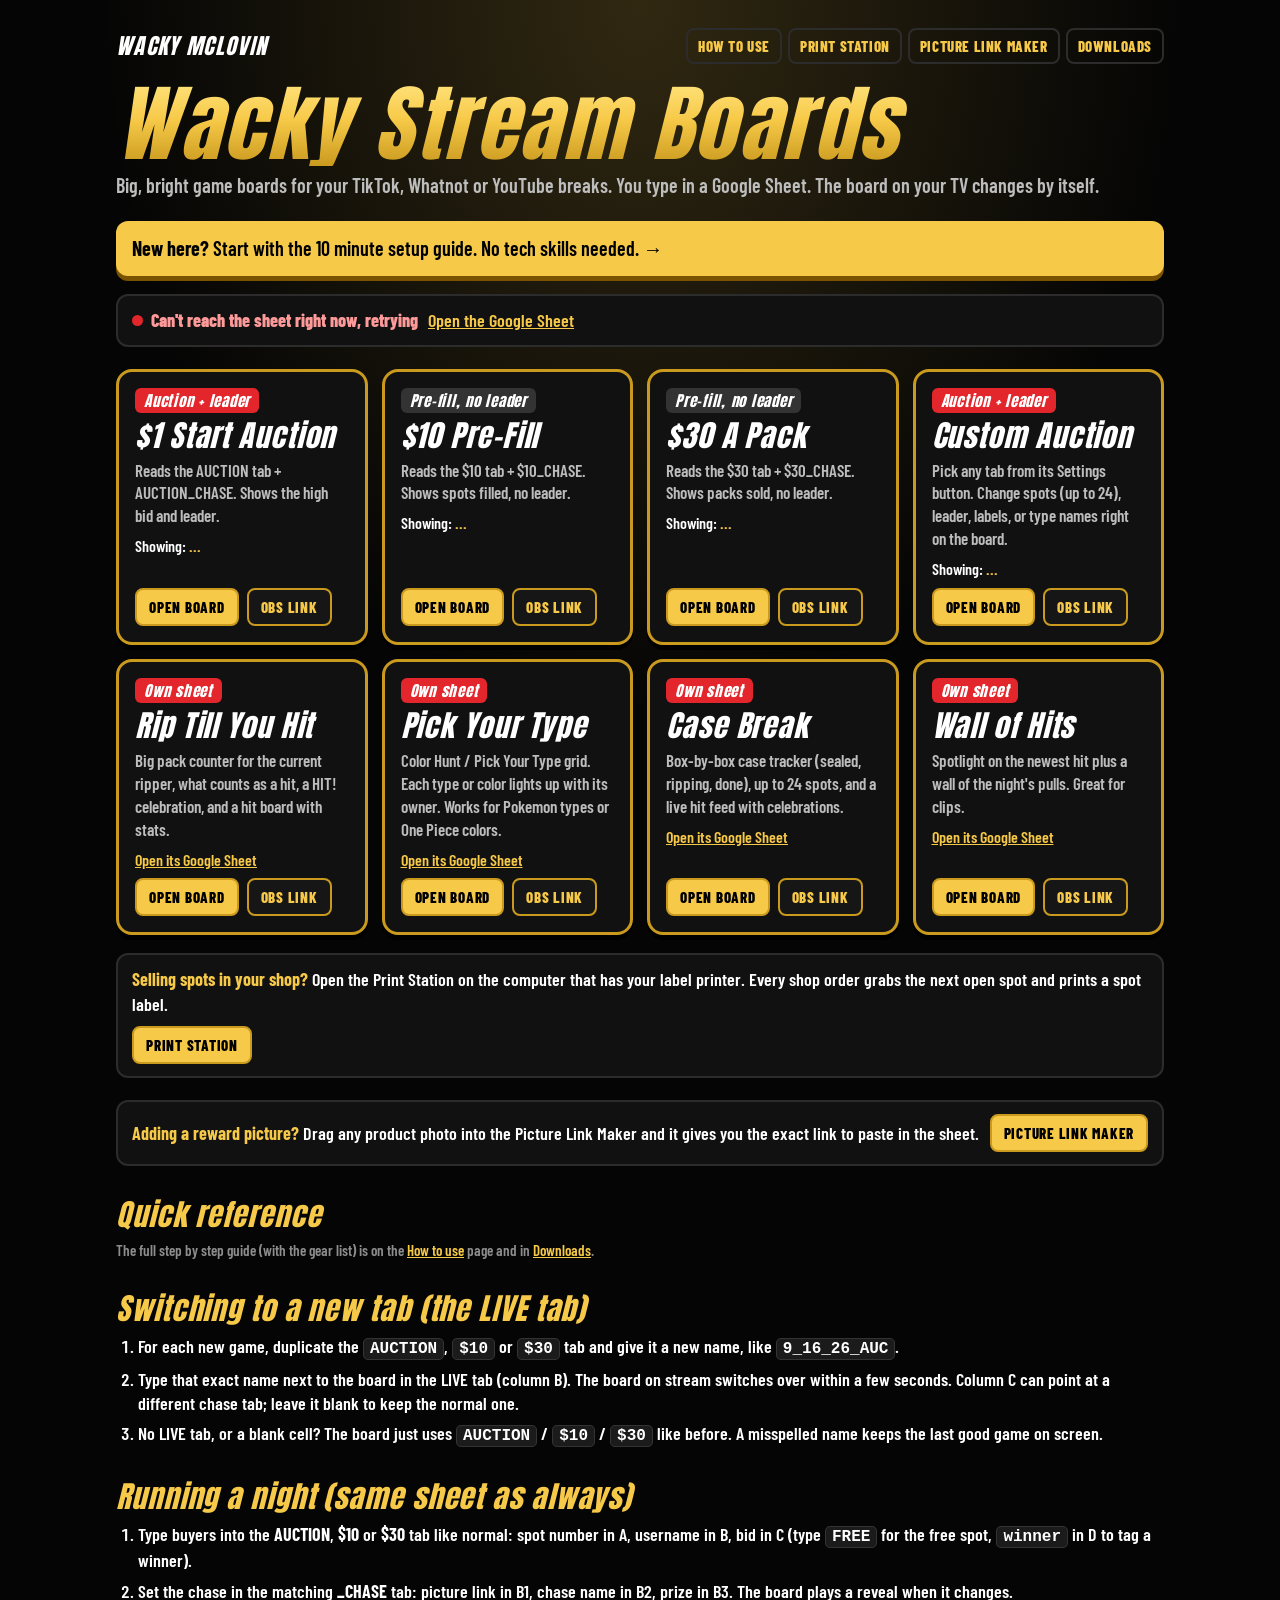
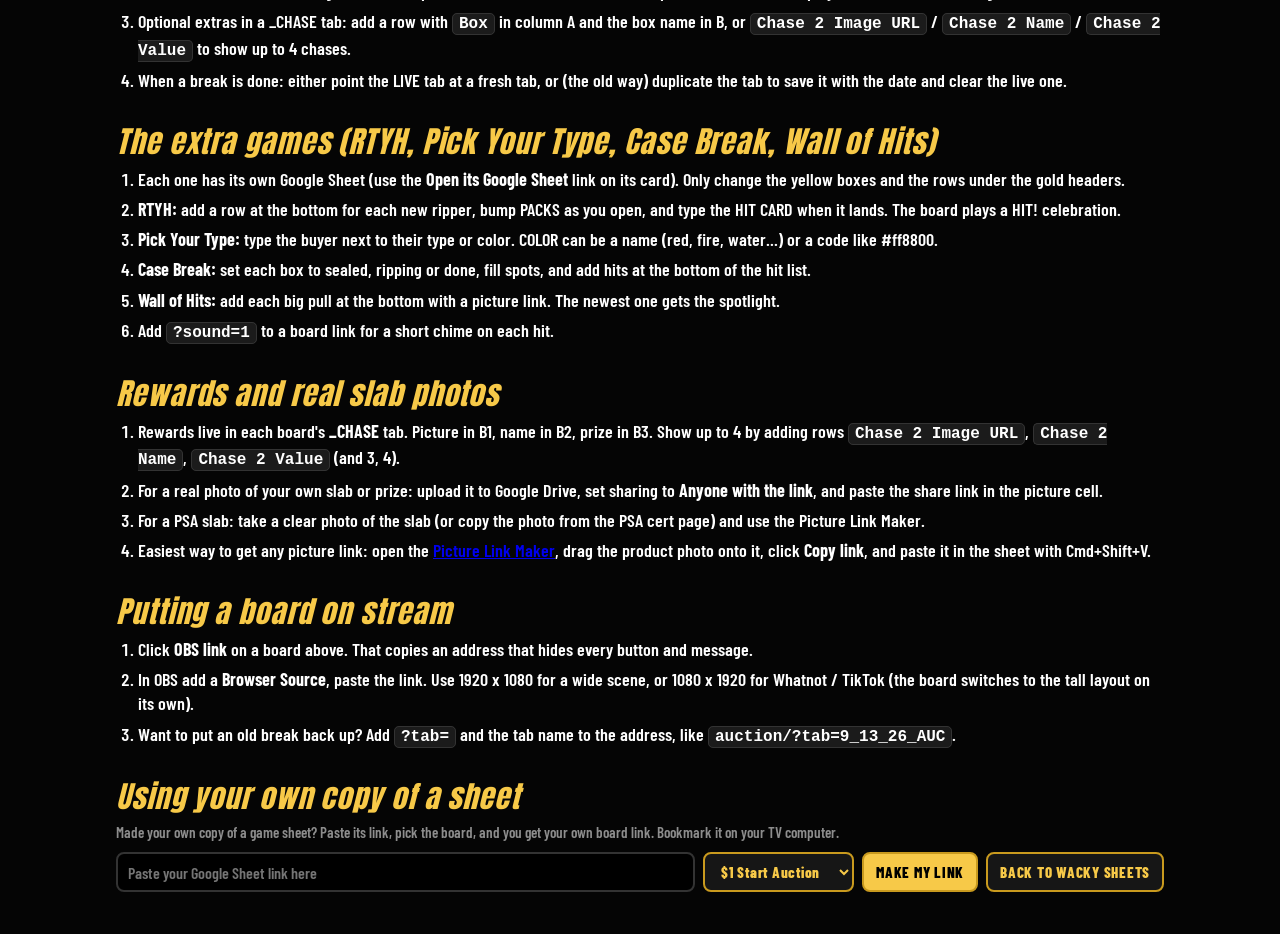
<file: index.html>
<!DOCTYPE html>
<html lang="en">
<head>
<meta charset="utf-8">
<meta name="viewport" content="width=device-width, initial-scale=1">
<title>Wacky McLovin Stream Boards</title>
<link rel="icon" href="images/favicon.svg">
<link rel="preconnect" href="https://fonts.googleapis.com">
<link rel="preconnect" href="https://fonts.gstatic.com" crossorigin>
<link href="https://fonts.googleapis.com/css2?family=Anton&family=Barlow+Condensed:wght@500;600;700;800&display=swap" rel="stylesheet">
<style>
  :root { --bg:#050505; --panel:#111; --line:#2c2c2c; --gold:#f7c948; --gold-2:#ffe27a; --gold-3:#c99a1e; --green:#3ddc84; --red:#e2262b; --orange:#ff8a1f; --muted:#bdbdbd;
          --head:"Anton",Impact,sans-serif; --body:"Barlow Condensed","Arial Narrow",Arial,sans-serif; }
  * { box-sizing: border-box; }
  body { margin:0; color:#fff; font:600 18px/1.35 var(--body); background: radial-gradient(ellipse 60% 40% at 50% 0%, rgba(247,201,72,.18), transparent 70%), var(--bg); min-height:100vh; }
  .wrap { max-width: 1080px; margin: 0 auto; padding: 28px 16px 60px; }
  h1 { font: italic 400 clamp(44px, 8vw, 84px)/1 var(--head); margin: 0; letter-spacing:.03em;
       background: linear-gradient(180deg,var(--gold-2),var(--gold) 45%,var(--gold-3)); -webkit-background-clip:text; background-clip:text; color:transparent; }
  .lead { color: var(--muted); margin: 6px 0 22px; font-size: 20px; }
  .conn { display:flex; gap:10px; align-items:center; flex-wrap:wrap; background:var(--panel); border:2px solid var(--line); border-radius:12px; padding:12px 14px; margin-bottom:22px; }
  .dot { display:inline-flex; align-items:center; gap:8px; font-weight:800; }
  .dot::before { content:""; width:11px; height:11px; border-radius:50%; background:#777; }
  .dot.ok { color: var(--green); } .dot.ok::before { background: var(--green); box-shadow:0 0 8px var(--green); }
  .dot.err { color: #ff9a9a; } .dot.err::before { background: var(--red); }
  .conn a { color: var(--gold); }
  .cards { display:grid; grid-template-columns: repeat(auto-fit, minmax(240px, 1fr)); gap: 14px; }
  .card { background: var(--panel); border: 3px solid var(--gold-3); border-radius: 16px; padding: 16px; display:flex; flex-direction:column; gap:8px; box-shadow: 0 5px 0 #000; }
  .card h2 { font: italic 400 30px/1 var(--head); margin:0; letter-spacing:.03em; }
  .card .what { color: var(--muted); font-size: 17px; }
  .card .live { font-size: 16px; } .card .live b { color: var(--gold); }
  .tag { align-self:flex-start; font: italic 400 15px/1 var(--head); letter-spacing:.05em; padding:5px 9px; border-radius:6px; background: var(--red); }
  .tag.noleader { background:#333; }
  .btns { display:flex; gap:8px; flex-wrap:wrap; margin-top:auto; }
  .btn { font: 800 15px var(--body); text-transform:uppercase; letter-spacing:.05em; text-decoration:none; background:#161616; color:var(--gold); border:2px solid var(--gold-3); border-radius:8px; padding:8px 12px; cursor:pointer; }
  .btn:hover, .btn.primary { background: var(--gold); color:#000; }
  h3 { font: italic 400 30px/1 var(--head); color: var(--gold); margin: 34px 0 10px; letter-spacing:.03em; }
  ol { padding-left: 22px; margin: 0; } li { margin: 6px 0; }
  code { background:#1b1b1b; border:1px solid #333; border-radius:5px; padding:1px 6px; font-size: 16px; }
  .other { display:flex; gap:8px; flex-wrap:wrap; margin-top:10px; }
  .other input { flex:1 1 320px; background:#000; color:#fff; border:2px solid #333; border-radius:8px; padding:8px 10px; font: 600 16px var(--body); }
  .small { color:#8d8d8d; font-size:15px; }
  .top { display:flex; justify-content:space-between; align-items:center; flex-wrap:wrap; gap:10px; margin-bottom:18px; }
  .brand { font: italic 400 22px/1 var(--head); color:#fff; text-decoration:none; letter-spacing:.06em; }
  .top nav { display:flex; gap:6px; flex-wrap:wrap; }
  .top nav a { color:var(--gold); text-decoration:none; font-weight:800; text-transform:uppercase; letter-spacing:.04em; font-size:15px; padding:6px 10px; border:2px solid #2c2c2c; border-radius:8px; }
  .top nav a:hover { border-color: var(--gold); }
  .newhere { display:block; background: var(--gold); color:#000; text-decoration:none; border-radius:12px; padding:14px 16px; margin: 0 0 18px; font-size:20px; box-shadow:0 5px 0 #7a5200; }
</style>
</head>
<body>
<div class="wrap">
  <div class="top"><a class="brand" href="https://wackymclovin.com">WACKY MCLOVIN</a>
    <nav><a href="how-to/">How to use</a><a href="print/">Print Station</a><a href="picture/">Picture Link Maker</a><a href="downloads/">Downloads</a></nav></div>
  <h1>Wacky Stream Boards</h1>
  <div class="lead">Big, bright game boards for your TikTok, Whatnot or YouTube breaks. You type in a Google Sheet. The board on your TV changes by itself.</div>
  <a class="newhere" href="how-to/"><b>New here?</b> Start with the 10 minute setup guide. No tech skills needed. &rarr;</a>

  <div class="conn">
    <span class="dot" id="dot">Checking the sheet...</span>
    <span id="sheetlink"></span>
  </div>

  <div class="cards" id="cards"></div>

  <div class="conn" style="margin-top:18px;justify-content:space-between">
    <span><b style="color:var(--gold)">Selling spots in your shop?</b> Open the Print Station on the computer that has your label printer. Every shop order grabs the next open spot and prints a spot label.</span>
    <a class="btn primary" href="print/">Print Station</a>
  </div>
  <div class="conn" style="justify-content:space-between">
    <span><b style="color:var(--gold)">Adding a reward picture?</b> Drag any product photo into the Picture Link Maker and it gives you the exact link to paste in the sheet.</span>
    <a class="btn primary" href="picture/">Picture Link Maker</a>
  </div>

  <h3>Quick reference</h3>
  <div class="small">The full step by step guide (with the gear list) is on the <a href="how-to/" style="color:var(--gold)">How to use</a> page and in <a href="downloads/" style="color:var(--gold)">Downloads</a>.</div>

  <h3>Switching to a new tab (the LIVE tab)</h3>
  <ol>
    <li>For each new game, duplicate the <code>AUCTION</code>, <code>$10</code> or <code>$30</code> tab and give it a new name, like <code>9_16_26_AUC</code>.</li>
    <li>Type that exact name next to the board in the LIVE tab (column B). The board on stream switches over within a few seconds. Column C can point at a different chase tab; leave it blank to keep the normal one.</li>
    <li>No LIVE tab, or a blank cell? The board just uses <code>AUCTION</code> / <code>$10</code> / <code>$30</code> like before. A misspelled name keeps the last good game on screen.</li>
  </ol>

  <h3>Running a night (same sheet as always)</h3>
  <ol>
    <li>Type buyers into the <b>AUCTION</b>, <b>$10</b> or <b>$30</b> tab like normal: spot number in A, username in B, bid in C (type <code>FREE</code> for the free spot, <code>winner</code> in D to tag a winner).</li>
    <li>Set the chase in the matching <b>_CHASE</b> tab: picture link in B1, chase name in B2, prize in B3. The board plays a reveal when it changes.</li>
    <li>Optional extras in a _CHASE tab: add a row with <code>Box</code> in column A and the box name in B, or <code>Chase 2 Image URL</code> / <code>Chase 2 Name</code> / <code>Chase 2 Value</code> to show up to 4 chases.</li>
    <li>When a break is done: either point the LIVE tab at a fresh tab, or (the old way) duplicate the tab to save it with the date and clear the live one.</li>
  </ol>

  <h3>The extra games (RTYH, Pick Your Type, Case Break, Wall of Hits)</h3>
  <ol>
    <li>Each one has its own Google Sheet (use the <b>Open its Google Sheet</b> link on its card). Only change the yellow boxes and the rows under the gold headers.</li>
    <li><b>RTYH:</b> add a row at the bottom for each new ripper, bump PACKS as you open, and type the HIT CARD when it lands. The board plays a HIT! celebration.</li>
    <li><b>Pick Your Type:</b> type the buyer next to their type or color. COLOR can be a name (red, fire, water...) or a code like #ff8800.</li>
    <li><b>Case Break:</b> set each box to sealed, ripping or done, fill spots, and add hits at the bottom of the hit list.</li>
    <li><b>Wall of Hits:</b> add each big pull at the bottom with a picture link. The newest one gets the spotlight.</li>
    <li>Add <code>?sound=1</code> to a board link for a short chime on each hit.</li>
  </ol>

  <h3>Rewards and real slab photos</h3>
  <ol>
    <li>Rewards live in each board's <b>_CHASE</b> tab. Picture in B1, name in B2, prize in B3. Show up to 4 by adding rows <code>Chase 2 Image URL</code>, <code>Chase 2 Name</code>, <code>Chase 2 Value</code> (and 3, 4).</li>
    <li>For a real photo of your own slab or prize: upload it to Google Drive, set sharing to <b>Anyone with the link</b>, and paste the share link in the picture cell.</li>
    <li>For a PSA slab: take a clear photo of the slab (or copy the photo from the PSA cert page) and use the Picture Link Maker.</li>
    <li>Easiest way to get any picture link: open the <a href="picture/">Picture Link Maker</a>, drag the product photo onto it, click <b>Copy link</b>, and paste it in the sheet with Cmd+Shift+V.</li>
  </ol>

  <h3>Putting a board on stream</h3>
  <ol>
    <li>Click <b>OBS link</b> on a board above. That copies an address that hides every button and message.</li>
    <li>In OBS add a <b>Browser Source</b>, paste the link. Use 1920 x 1080 for a wide scene, or 1080 x 1920 for Whatnot / TikTok (the board switches to the tall layout on its own).</li>
    <li>Want to put an old break back up? Add <code>?tab=</code> and the tab name to the address, like <code>auction/?tab=9_13_26_AUC</code>.</li>
  </ol>

  <h3 id="mine">Using your own copy of a sheet</h3>
  <div class="small">Made your own copy of a game sheet? Paste its link, pick the board, and you get your own board link. Bookmark it on your TV computer.</div>
  <div class="other"><input id="other" placeholder="Paste your Google Sheet link here">
    <select id="otherBoard" class="btn" style="text-transform:none">
      <option value="auction/">$1 Start Auction</option><option value="prefill/">$10 Pre-Fill</option><option value="pack/">$30 A Pack</option><option value="custom/">Custom Auction</option>
      <option value="rtyh/">Rip Till You Hit</option><option value="types/">Pick Your Type</option><option value="case/">Case Break</option><option value="hits/">Wall of Hits</option><option value="">This whole page</option>
    </select>
    <button class="btn primary" id="useOther">Make my link</button><button class="btn" id="resetOther">Back to Wacky sheets</button></div>
  <div class="other" id="mineOut" style="display:none"><input id="mineLink" readonly><a class="btn primary" id="mineOpen" target="_blank" rel="noopener">Open</a><button class="btn" id="mineCopy">Copy</button><button class="btn" id="mineObs">Copy OBS link</button></div>
</div>

<script src="assets/config.js"></script>
<script src="assets/sheet.js"></script>
<script>
(function () {
  const S = window.DonHuntSheet;
  const P = new URLSearchParams(location.search);
  const BOARDS = [
    { key: 'auction', path: 'auction/', name: '$1 Start Auction', what: 'Reads the AUCTION tab + AUCTION_CHASE. Shows the high bid and leader.', leader: true, tab: 'AUCTION' },
    { key: 'prefill', path: 'prefill/', name: '$10 Pre-Fill', what: 'Reads the $10 tab + $10_CHASE. Shows spots filled, no leader.', leader: false, tab: '$10' },
    { key: 'pack', path: 'pack/', name: '$30 A Pack', what: 'Reads the $30 tab + $30_CHASE. Shows packs sold, no leader.', leader: false, tab: '$30' },
    { key: 'custom', path: 'custom/', name: 'Custom Auction', what: 'Pick any tab from its Settings button. Change spots (up to 24), leader, labels, or type names right on the board.', leader: true, tab: 'AUCTION' },
    { key: 'rtyh', path: 'rtyh/', name: 'Rip Till You Hit', what: 'Big pack counter for the current ripper, what counts as a hit, a HIT! celebration, and a hit board with stats.', game: true },
    { key: 'types', path: 'types/', name: 'Pick Your Type', what: 'Color Hunt / Pick Your Type grid. Each type or color lights up with its owner. Works for Pokemon types or One Piece colors.', game: true },
    { key: 'case', path: 'case/', name: 'Case Break', what: 'Box-by-box case tracker (sealed, ripping, done), up to 24 spots, and a live hit feed with celebrations.', game: true },
    { key: 'hits', path: 'hits/', name: 'Wall of Hits', what: 'Spotlight on the newest hit plus a wall of the night\'s pulls. Great for clips.', game: true },
  ];
  const GS = (window.DONHUNT_CONFIG || {}).gameSheets || {};
  const sheetParam = P.get('sheet') ? '?sheet=' + encodeURIComponent(S.SHEET_ID) : '';
  const cards = document.getElementById('cards');
  BOARDS.forEach(b => {
    const c = document.createElement('div'); c.className = 'card';
    const url = b.path + (b.game ? '' : sheetParam);
    const obs = new URL(b.path, location.href); if (sheetParam && !b.game) obs.searchParams.set('sheet', S.SHEET_ID); obs.searchParams.set('clean', '1');
    const gsid = b.game ? GS[b.key] : '';
    c.innerHTML = `<span class="tag ${b.leader || b.game ? '' : 'noleader'}">${b.game ? 'Own sheet' : b.leader ? 'Auction + leader' : 'Pre-fill, no leader'}</span>
      <h2></h2><div class="what"></div>${b.game ? (gsid ? `<div class="live"><a href="https://docs.google.com/spreadsheets/d/${gsid}/edit" target="_blank" rel="noopener" style="color:var(--gold)">Open its Google Sheet</a></div>` : '<div class="live">Sheet not connected yet</div>') : `<div class="live" data-key="${b.key}" data-tab="${b.tab}">Showing: <b>...</b></div>`}
      <div class="btns"><a class="btn primary" href="${url}">Open board</a><button class="btn" data-obs="${obs.href}">OBS link</button></div>`;
    c.querySelector('h2').textContent = b.name;
    c.querySelector('.what').textContent = b.what;
    cards.appendChild(c);
  });
  cards.addEventListener('click', e => {
    const b = e.target.closest('[data-obs]'); if (!b) return;
    const done = () => { b.textContent = 'Copied!'; setTimeout(() => b.textContent = 'OBS link', 1800); };
    (navigator.clipboard ? navigator.clipboard.writeText(b.dataset.obs) : Promise.reject()).then(done, () => { prompt('Copy this link:', b.dataset.obs); });
  });

  const dot = document.getElementById('dot');
  if (S.SHEET_ID) {
    const a = document.createElement('a'); a.href = S.BASE + '/edit'; a.target = '_blank'; a.rel = 'noopener'; a.textContent = 'Open the Google Sheet';
    document.getElementById('sheetlink').appendChild(a);
  }
  async function check() {
    if (!S.SHEET_ID) { dot.className = 'dot err'; dot.textContent = 'No Google Sheet connected yet (add its ID in assets/config.js)'; return; }
    const lv = await S.readLive();
    const live = lv.ok ? lv.boards : {};
    const lines = [...document.querySelectorAll('.live[data-tab]')];
    const res = await Promise.all(lines.map(l => {
      const row = live[l.dataset.key];
      return S.readTab((row && row.tab) || l.dataset.tab).then(r => ({ r, tab: (row && row.tab) || l.dataset.tab }));
    }));
    if (!lv.ok && lv.reason !== 'notab') {
      dot.className = 'dot err';
      dot.textContent = lv.reason === 'private' ? 'Sheet is private: set Share > Anyone with the link > Viewer' : 'Can\'t reach the sheet right now, retrying';
      return;
    }
    dot.className = 'dot ok';
    dot.textContent = lv.ok ? 'Sheet connected (following the LIVE tab)' : 'Sheet connected (no LIVE tab, using AUCTION / $10 / $30)';
    lines.forEach((l, i) => {
      const { r, tab } = res[i];
      const n = r.ok ? r.rows.filter(x => /^\d+$/.test((x[0] || '').trim()) && +x[0] <= 24 && (x[1] || '').trim()).length : null;
      l.querySelector('b').textContent = r.ok ? tab + ' (' + n + '/24 filled)' : tab + ' - tab not found';
    });
  }
  check(); setInterval(check, 8000);

  const copy = (txt, btn, label) => {
    const done = () => { btn.textContent = 'Copied!'; setTimeout(() => btn.textContent = label, 1800); };
    (navigator.clipboard ? navigator.clipboard.writeText(txt) : Promise.reject()).then(done, () => prompt('Copy this link:', txt));
  };
  document.getElementById('useOther').onclick = () => {
    const id = S.sheetIdFrom(document.getElementById('other').value);
    if (!id) { alert('That doesn\'t look like a Google Sheet link. Copy the address from the top of your sheet.'); return; }
    const board = document.getElementById('otherBoard').value;
    if (!board) { location.search = '?sheet=' + encodeURIComponent(id); return; }
    const u = new URL(board, location.href); u.searchParams.set('sheet', id);
    const o = new URL(u.href); o.searchParams.set('clean', '1');
    document.getElementById('mineOut').style.display = '';
    document.getElementById('mineLink').value = u.href;
    document.getElementById('mineOpen').href = u.href;
    document.getElementById('mineCopy').onclick = e => copy(u.href, e.target, 'Copy');
    document.getElementById('mineObs').onclick = e => copy(o.href, e.target, 'Copy OBS link');
  };
  document.getElementById('resetOther').onclick = () => { location.search = ''; };
})();
</script>
</body>
</html>
</file>
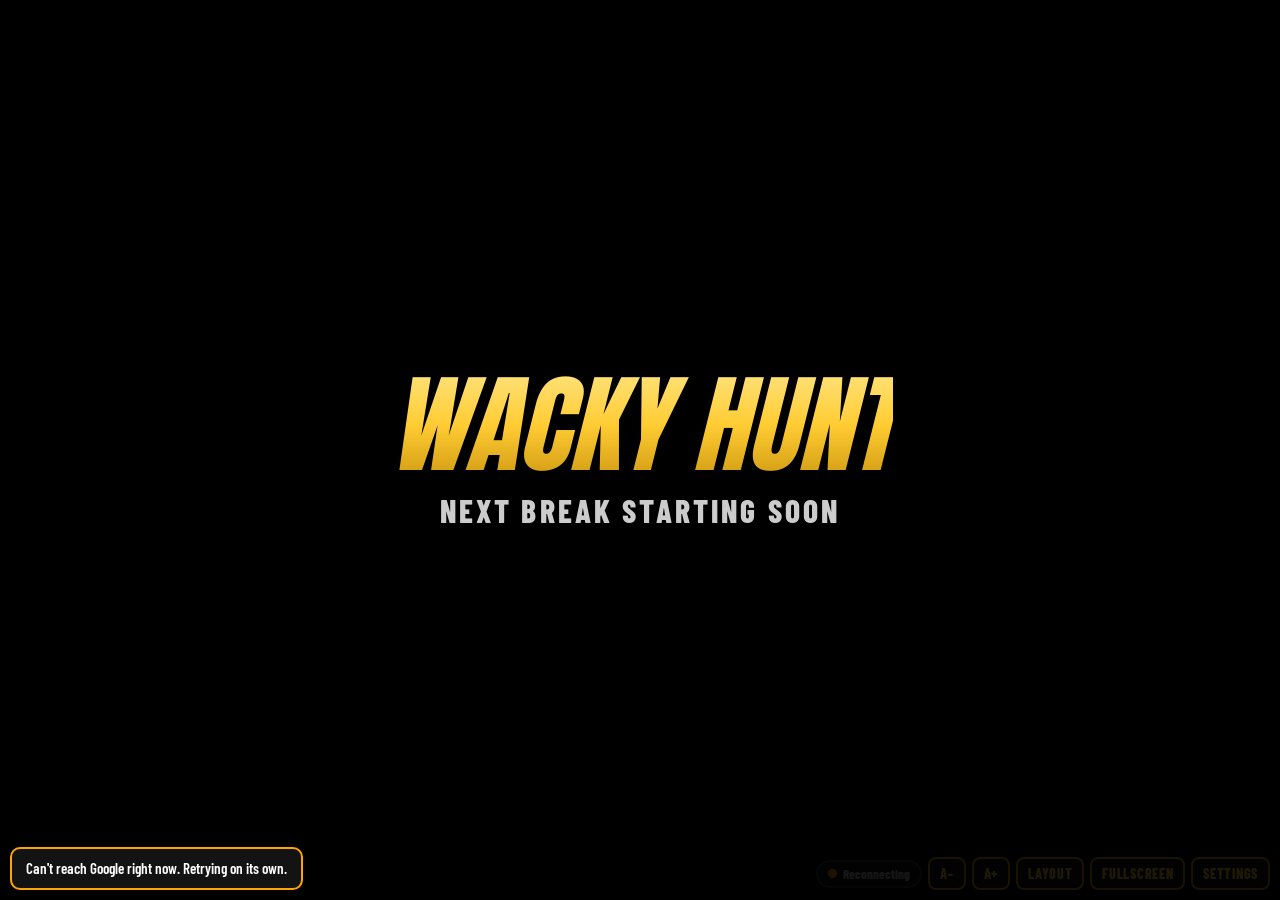
<file: auction/index.html>
<!DOCTYPE html>
<html lang="en">
<head>
<meta charset="utf-8">
<meta name="viewport" content="width=device-width, initial-scale=1">
<title>Wacky Boards - $1 Start Auction</title>
<link rel="icon" href="../images/favicon.svg">
<link rel="preconnect" href="https://fonts.googleapis.com">
<link rel="preconnect" href="https://fonts.gstatic.com" crossorigin>
<link href="https://fonts.googleapis.com/css2?family=Anton&family=Barlow+Condensed:wght@500;600;700;800;900&display=swap" rel="stylesheet">
<link rel="stylesheet" href="../assets/board.css">
</head>
<body data-type="auction">
<script src="../assets/config.js"></script>
<script src="../assets/sheet.js"></script>
<script src="../assets/images.js"></script>
<script src="../assets/board.js"></script>
</body>
</html>
</file>
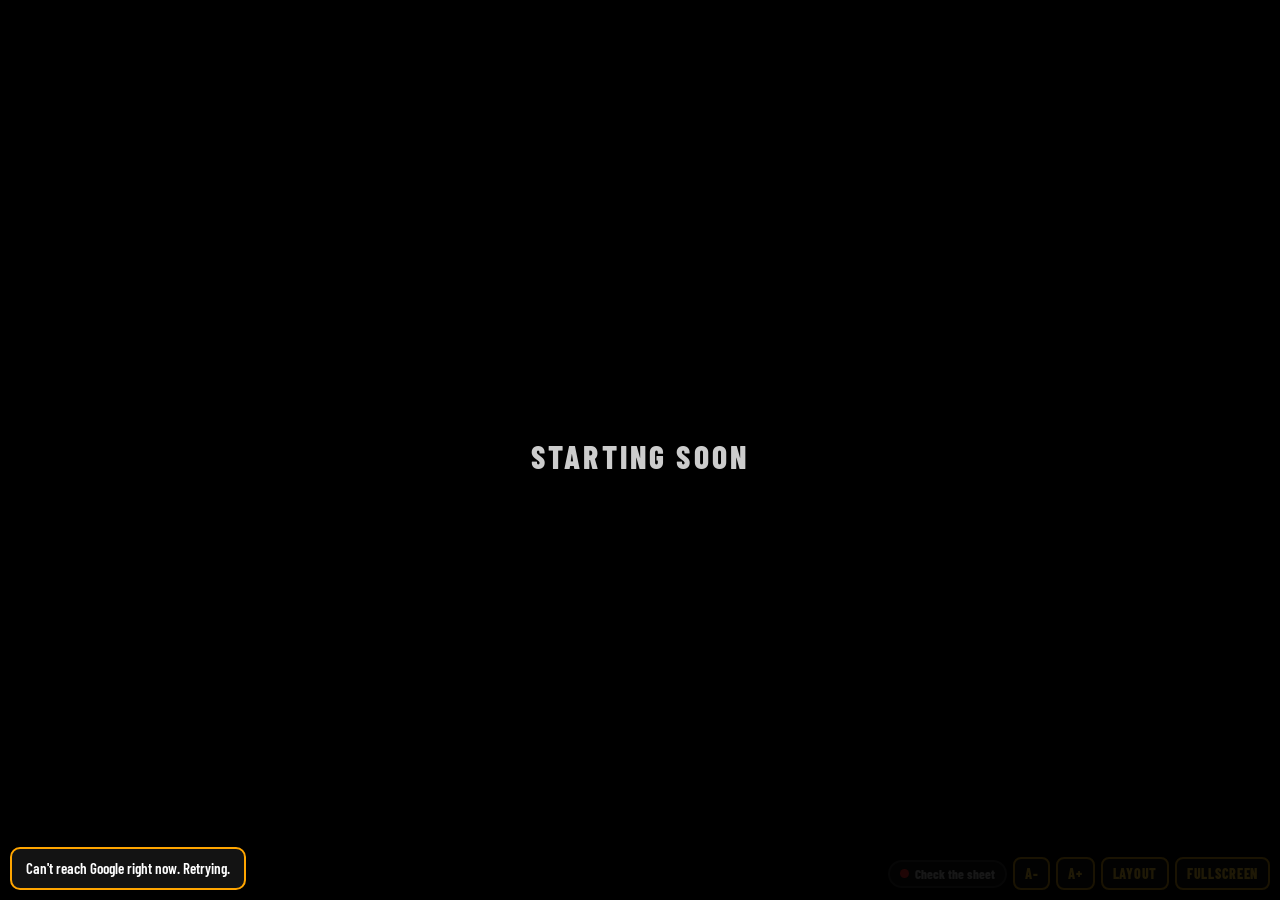
<file: case/index.html>
<!DOCTYPE html>
<html lang="en">
<head>
<meta charset="utf-8">
<meta name="viewport" content="width=device-width, initial-scale=1">
<title>Case Break</title>
<link rel="icon" href="../images/favicon.svg">
<link rel="preconnect" href="https://fonts.googleapis.com">
<link rel="preconnect" href="https://fonts.gstatic.com" crossorigin>
<link href="https://fonts.googleapis.com/css2?family=Anton&family=Barlow+Condensed:wght@500;600;700;800;900&display=swap" rel="stylesheet">
<link rel="stylesheet" href="../assets/games.css">
</head>
<body data-game="case">
<script src="../assets/config.js"></script>
<script>(function(){var c=window.DONHUNT_CONFIG||{};if(c.gameSheets&&c.gameSheets["case"])c.sheetId=c.gameSheets["case"];else c.sheetId="";})();</script>
<script src="../assets/sheet.js"></script>
<script src="../assets/images.js"></script>
<script src="../assets/games.js"></script>
</body>
</html>
</file>
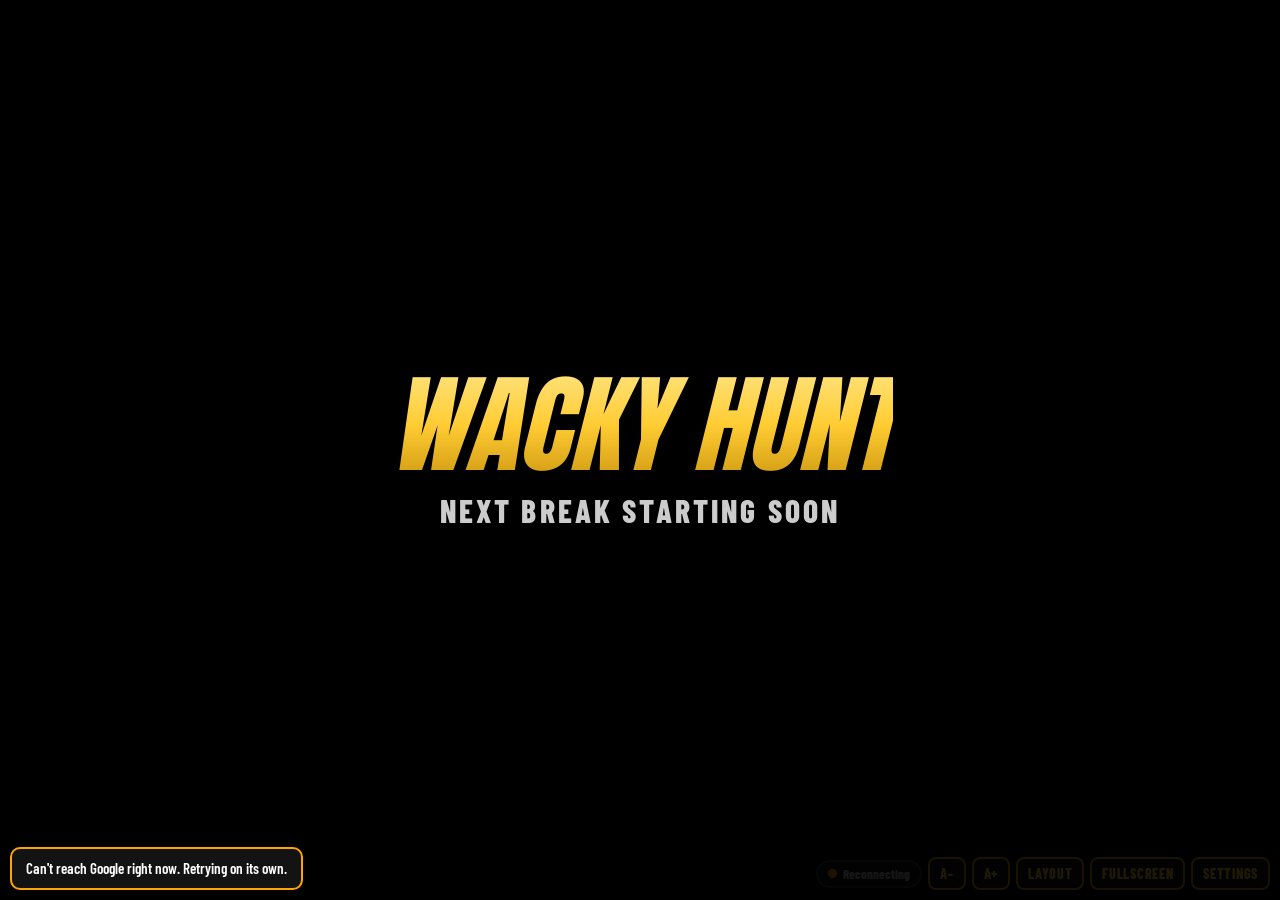
<file: custom/index.html>
<!DOCTYPE html>
<html lang="en">
<head>
<meta charset="utf-8">
<meta name="viewport" content="width=device-width, initial-scale=1">
<title>Wacky Boards - Custom Auction</title>
<link rel="icon" href="../images/favicon.svg">
<link rel="preconnect" href="https://fonts.googleapis.com">
<link rel="preconnect" href="https://fonts.gstatic.com" crossorigin>
<link href="https://fonts.googleapis.com/css2?family=Anton&family=Barlow+Condensed:wght@500;600;700;800;900&display=swap" rel="stylesheet">
<link rel="stylesheet" href="../assets/board.css">
</head>
<body data-type="custom">
<script src="../assets/config.js"></script>
<script src="../assets/sheet.js"></script>
<script src="../assets/images.js"></script>
<script src="../assets/board.js"></script>
</body>
</html>
</file>
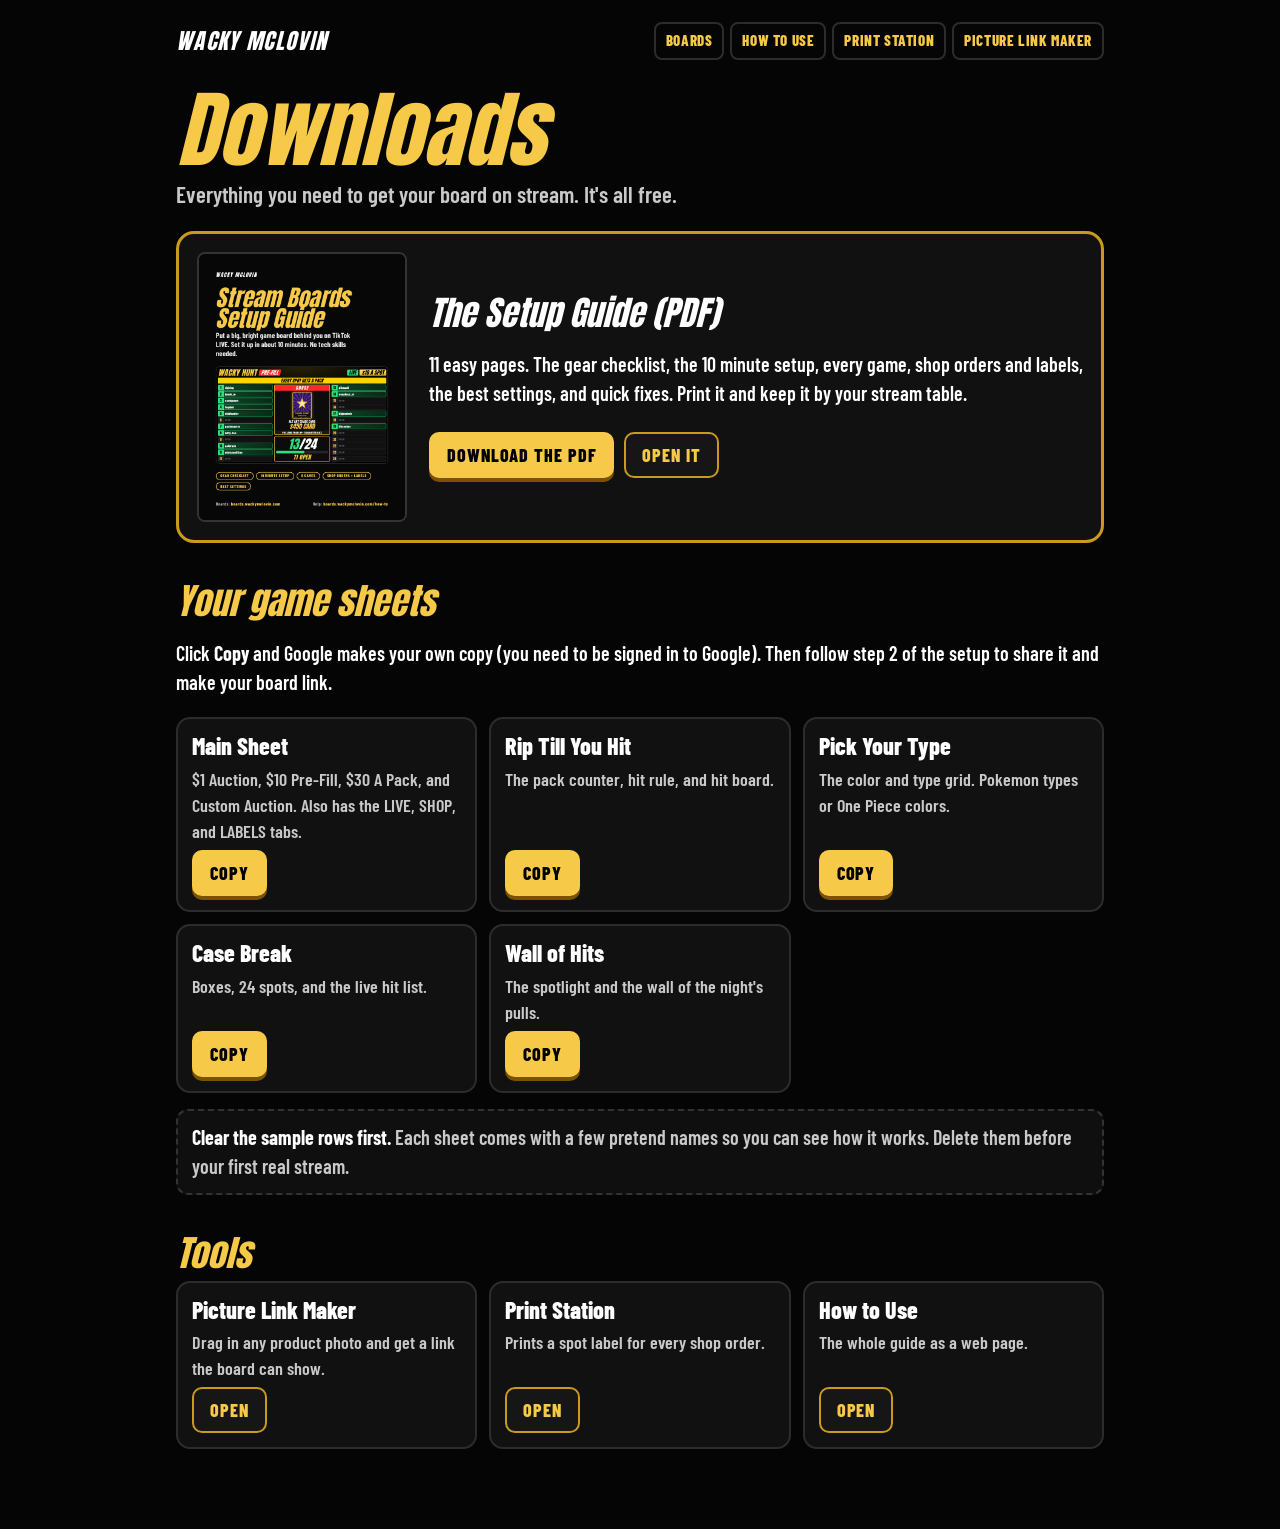
<file: downloads/index.html>
<!DOCTYPE html>
<html lang="en">
<head>
<meta charset="utf-8">
<meta name="viewport" content="width=device-width, initial-scale=1">
<title>Wacky Stream Boards Downloads</title>
<meta name="description" content="Free setup guide PDF and copy-ready Google Sheets for Wacky Stream Boards.">
<link rel="icon" href="../images/favicon.svg">
<link href="https://fonts.googleapis.com/css2?family=Anton&family=Barlow+Condensed:wght@500;600;700;800&display=swap" rel="stylesheet">
<style>
  :root { --bg:#050505; --panel:#111; --line:#2c2c2c; --gold:#f7c948; --gold-3:#c99a1e; --red:#e2262b; --muted:#c9c9c9;
          --head:"Anton",Impact,sans-serif; --body:"Barlow Condensed","Arial Narrow",Arial,sans-serif; }
  * { box-sizing: border-box; }
  body { margin:0; color:#fff; font:600 20px/1.45 var(--body); background: var(--bg); }
  a { color: var(--gold); }
  .wrap { max-width: 960px; margin: 0 auto; padding: 22px 16px 80px; }
  .top { display:flex; justify-content:space-between; align-items:center; flex-wrap:wrap; gap:10px; }
  .brand { font: italic 400 22px/1 var(--head); color:#fff; text-decoration:none; letter-spacing:.06em; }
  .top nav { display:flex; gap:6px; flex-wrap:wrap; }
  .top nav a { color:var(--gold); text-decoration:none; font-weight:800; text-transform:uppercase; letter-spacing:.04em; font-size:15px; padding:6px 10px; border:2px solid #2c2c2c; border-radius:8px; }
  h1 { font: italic 400 clamp(46px, 9vw, 84px)/.95 var(--head); margin: 30px 0 8px; color: var(--gold); }
  h2 { font: italic 400 36px/1 var(--head); color: var(--gold); margin: 40px 0 10px; }
  .lead { color: var(--muted); font-size: 23px; margin: 0 0 20px; }
  .guide { display:flex; gap:22px; align-items:center; flex-wrap:wrap; background: var(--panel); border: 3px solid var(--gold-3); border-radius: 18px; padding: 18px; }
  .guide img { width: 210px; max-width: 100%; border-radius: 8px; border: 2px solid #333; }
  .guide div { flex: 1 1 280px; }
  .guide h3 { font: italic 400 34px/1 var(--head); margin: 0 0 8px; }
  .btn { display:inline-block; font: 800 18px var(--body); text-transform:uppercase; letter-spacing:.05em; text-decoration:none; background:#161616; color:var(--gold); border:2px solid var(--gold-3); border-radius:10px; padding:10px 16px; margin: 4px 6px 0 0; }
  .btn.primary { background: var(--gold); color:#000; border-color: var(--gold); box-shadow: 0 4px 0 #7a5200; }
  .grid { display:grid; grid-template-columns: repeat(auto-fit, minmax(260px, 1fr)); gap: 12px; }
  .card { background: var(--panel); border: 2px solid var(--line); border-radius: 14px; padding: 14px; display:flex; flex-direction:column; gap: 6px; }
  .card h4 { margin:0; font: 800 24px/1.1 var(--body); }
  .card p { margin:0; color: var(--muted); font-size: 18px; }
  .card .btn { margin-top: auto; align-self: flex-start; }
  .note { background:#0f0f0f; border:2px dashed #333; border-radius:12px; padding:12px 14px; color: var(--muted); margin-top: 16px; }
  .note b { color:#fff; }
</style>
</head>
<body>
<div class="wrap">
  <div class="top"><a class="brand" href="https://wackymclovin.com">WACKY MCLOVIN</a>
    <nav><a href="../">Boards</a><a href="../how-to/">How to use</a><a href="../print/">Print Station</a><a href="../picture/">Picture Link Maker</a></nav></div>
  <h1>Downloads</h1>
  <p class="lead">Everything you need to get your board on stream. It's all free.</p>

  <div class="guide">
    <img src="../images/guide/guide-cover.png" alt="Setup guide cover">
    <div>
      <h3>The Setup Guide (PDF)</h3>
      <p>11 easy pages. The gear checklist, the 10 minute setup, every game, shop orders and labels, the best settings, and quick fixes. Print it and keep it by your stream table.</p>
      <a class="btn primary" href="Wacky-Stream-Boards-Setup-Guide.pdf" download>Download the PDF</a>
      <a class="btn" href="Wacky-Stream-Boards-Setup-Guide.pdf" target="_blank" rel="noopener">Open it</a>
    </div>
  </div>

  <h2>Your game sheets</h2>
  <p>Click <b>Copy</b> and Google makes your own copy (you need to be signed in to Google). Then follow step 2 of the setup to share it and make your board link.</p>
  <div class="grid">
    <div class="card"><h4>Main Sheet</h4><p>$1 Auction, $10 Pre-Fill, $30 A Pack, and Custom Auction. Also has the LIVE, SHOP, and LABELS tabs.</p><a class="btn primary" href="https://docs.google.com/spreadsheets/d/1AWmOa_VltIOU3Ro4lm7vDxnRF7vaGgcJ-q1ViuyOas0/copy" target="_blank" rel="noopener">Copy</a></div>
    <div class="card"><h4>Rip Till You Hit</h4><p>The pack counter, hit rule, and hit board.</p><a class="btn primary" href="https://docs.google.com/spreadsheets/d/1YEuvPVDmcGRVL3eRzXZ6ooBrZvZ9Mlyrb_I359kPRqA/copy" target="_blank" rel="noopener">Copy</a></div>
    <div class="card"><h4>Pick Your Type</h4><p>The color and type grid. Pokemon types or One Piece colors.</p><a class="btn primary" href="https://docs.google.com/spreadsheets/d/1b0YO1dtlUpyhGuQiOD-BRMl8QLEqReItAMXVhHAfFCI/copy" target="_blank" rel="noopener">Copy</a></div>
    <div class="card"><h4>Case Break</h4><p>Boxes, 24 spots, and the live hit list.</p><a class="btn primary" href="https://docs.google.com/spreadsheets/d/1yQFO0-gqFMU4_nT17aP-hPw1zsd2_DX2y2IvhZ90v5k/copy" target="_blank" rel="noopener">Copy</a></div>
    <div class="card"><h4>Wall of Hits</h4><p>The spotlight and the wall of the night's pulls.</p><a class="btn primary" href="https://docs.google.com/spreadsheets/d/1Q0E6a0ZgHdHw69aIHdKwjq5tAeEnzj2n5ztSPY8RWXs/copy" target="_blank" rel="noopener">Copy</a></div>
  </div>
  <div class="note"><b>Clear the sample rows first.</b> Each sheet comes with a few pretend names so you can see how it works. Delete them before your first real stream.</div>

  <h2>Tools</h2>
  <div class="grid">
    <div class="card"><h4>Picture Link Maker</h4><p>Drag in any product photo and get a link the board can show.</p><a class="btn" href="../picture/">Open</a></div>
    <div class="card"><h4>Print Station</h4><p>Prints a spot label for every shop order.</p><a class="btn" href="../print/">Open</a></div>
    <div class="card"><h4>How to Use</h4><p>The whole guide as a web page.</p><a class="btn" href="../how-to/">Open</a></div>
  </div>
</div>
</body>
</html>
</file>
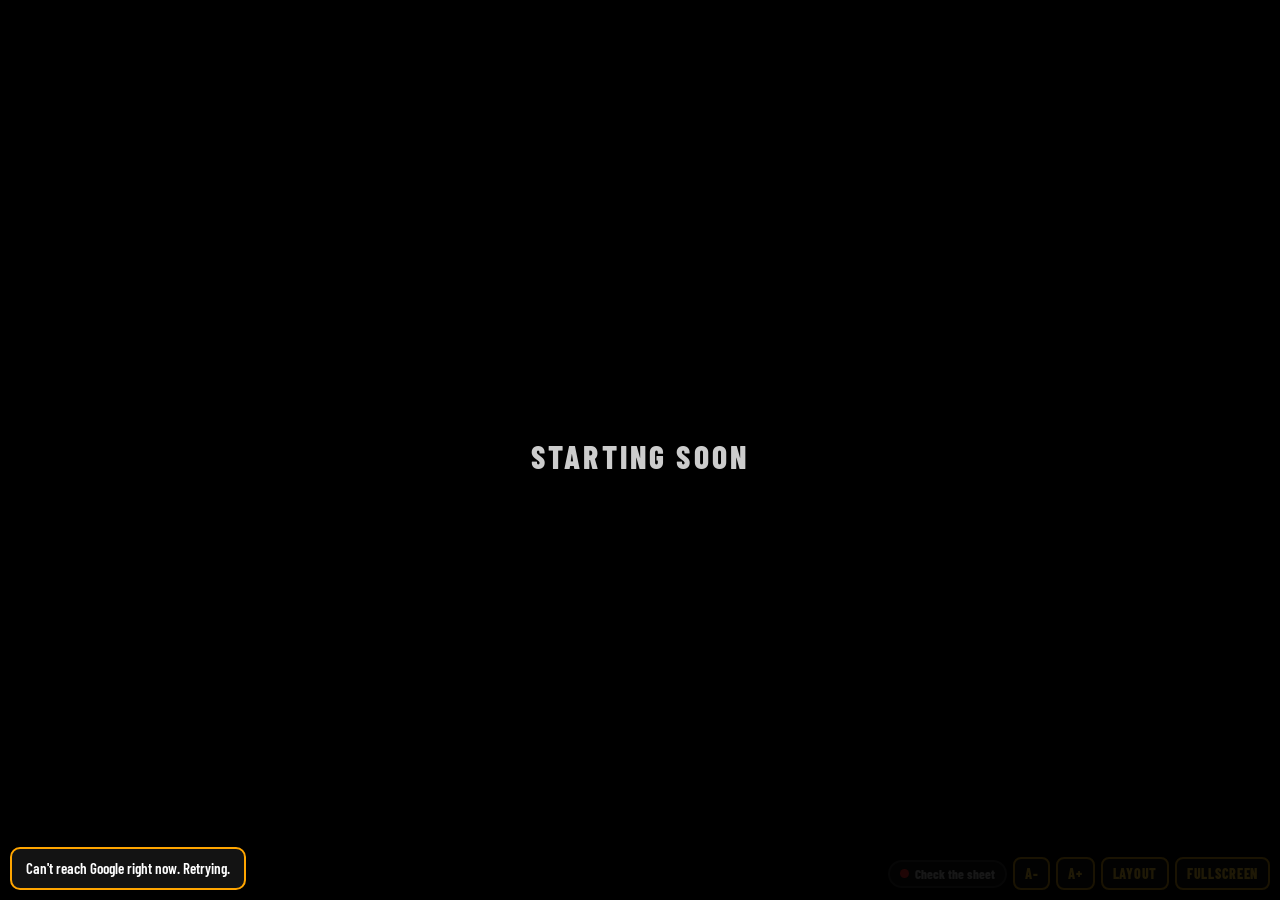
<file: hits/index.html>
<!DOCTYPE html>
<html lang="en">
<head>
<meta charset="utf-8">
<meta name="viewport" content="width=device-width, initial-scale=1">
<title>Wall of Hits</title>
<link rel="icon" href="../images/favicon.svg">
<link rel="preconnect" href="https://fonts.googleapis.com">
<link rel="preconnect" href="https://fonts.gstatic.com" crossorigin>
<link href="https://fonts.googleapis.com/css2?family=Anton&family=Barlow+Condensed:wght@500;600;700;800;900&display=swap" rel="stylesheet">
<link rel="stylesheet" href="../assets/games.css">
</head>
<body data-game="hits">
<script src="../assets/config.js"></script>
<script>(function(){var c=window.DONHUNT_CONFIG||{};if(c.gameSheets&&c.gameSheets["hits"])c.sheetId=c.gameSheets["hits"];else c.sheetId="";})();</script>
<script src="../assets/sheet.js"></script>
<script src="../assets/images.js"></script>
<script src="../assets/games.js"></script>
</body>
</html>
</file>
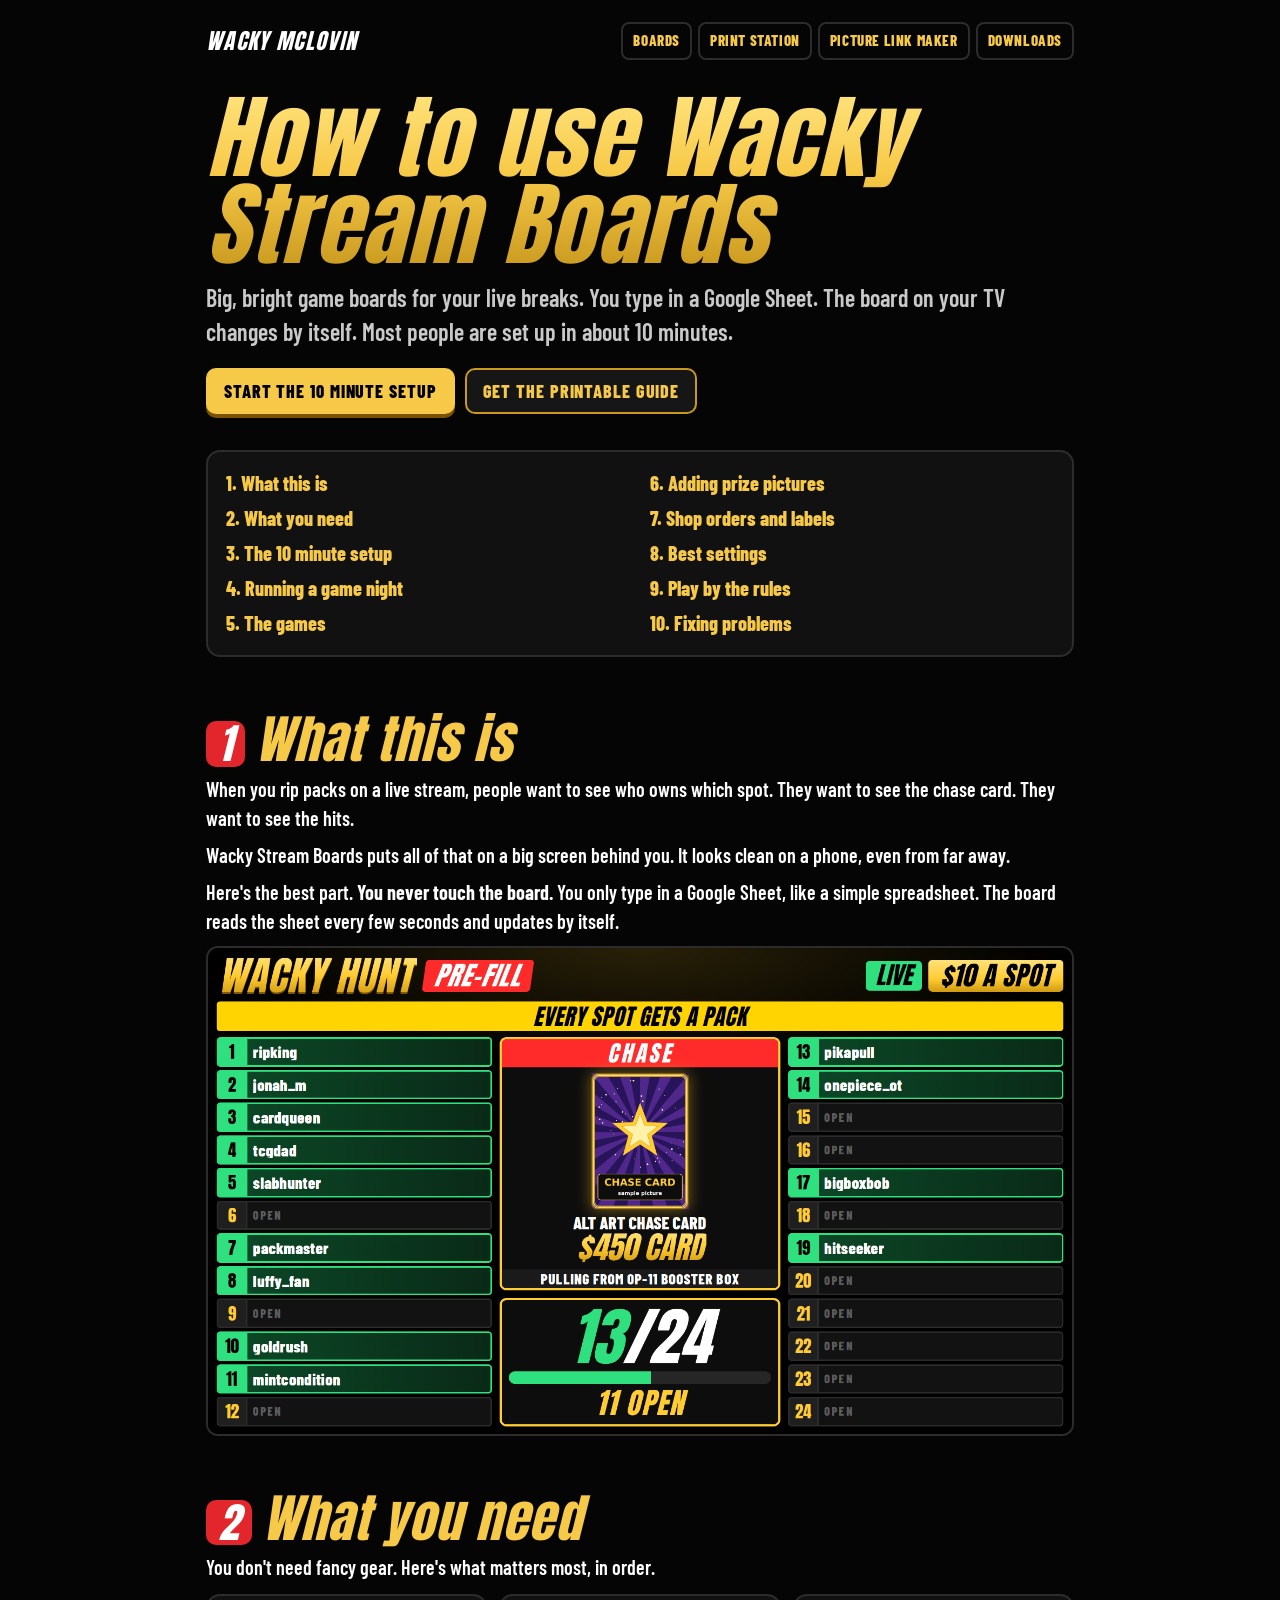
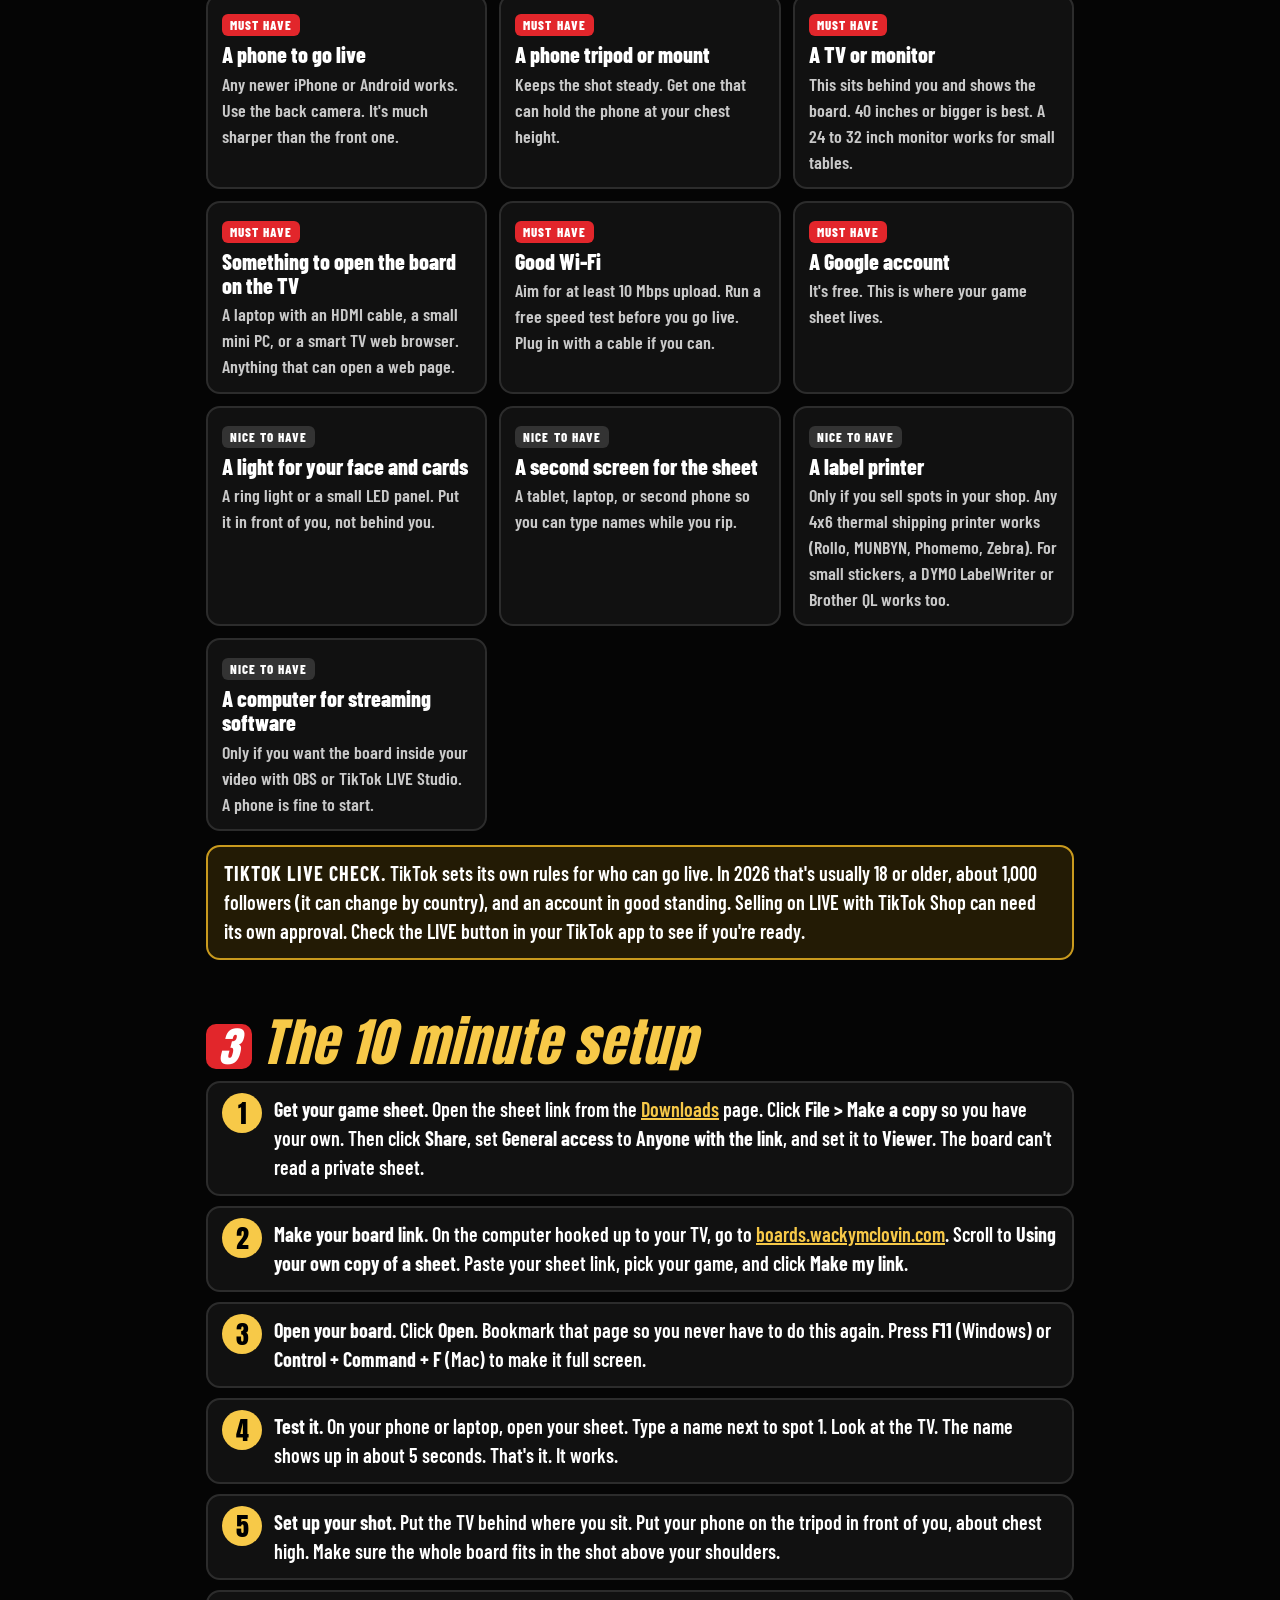
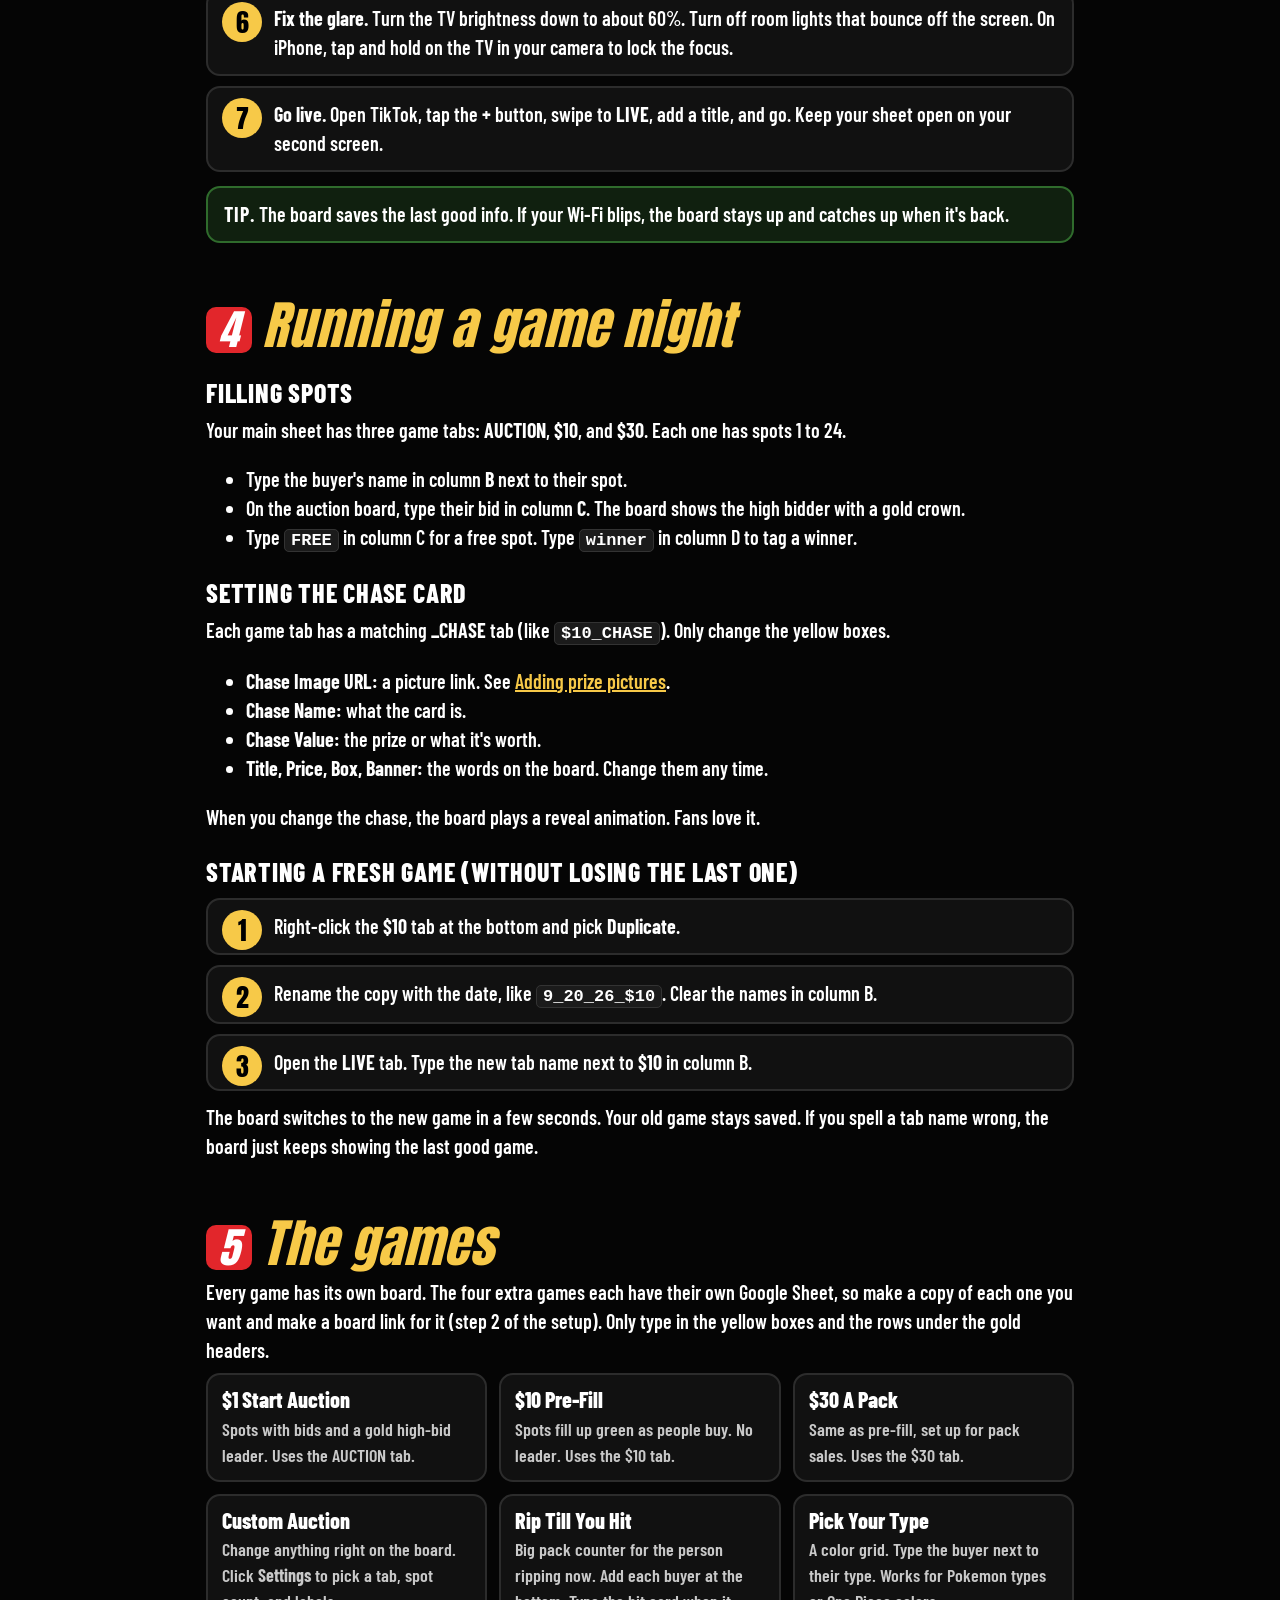
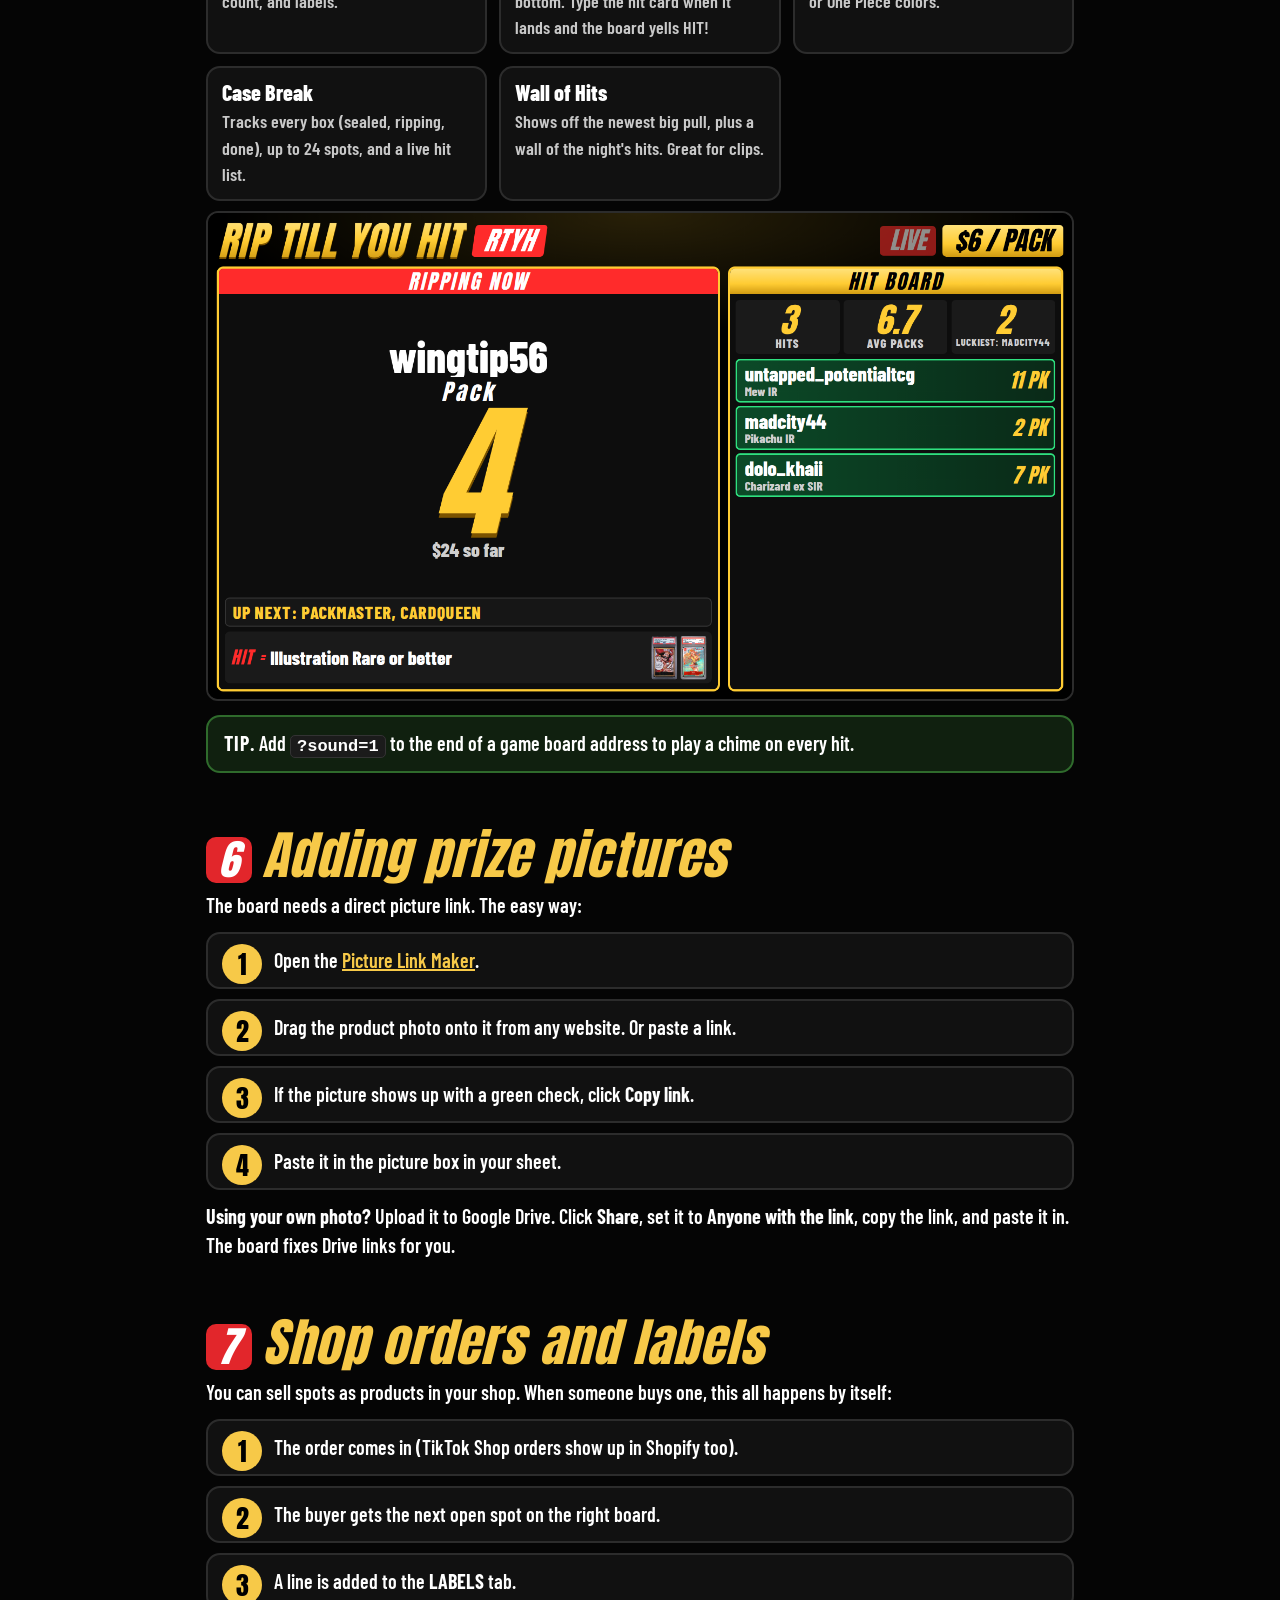
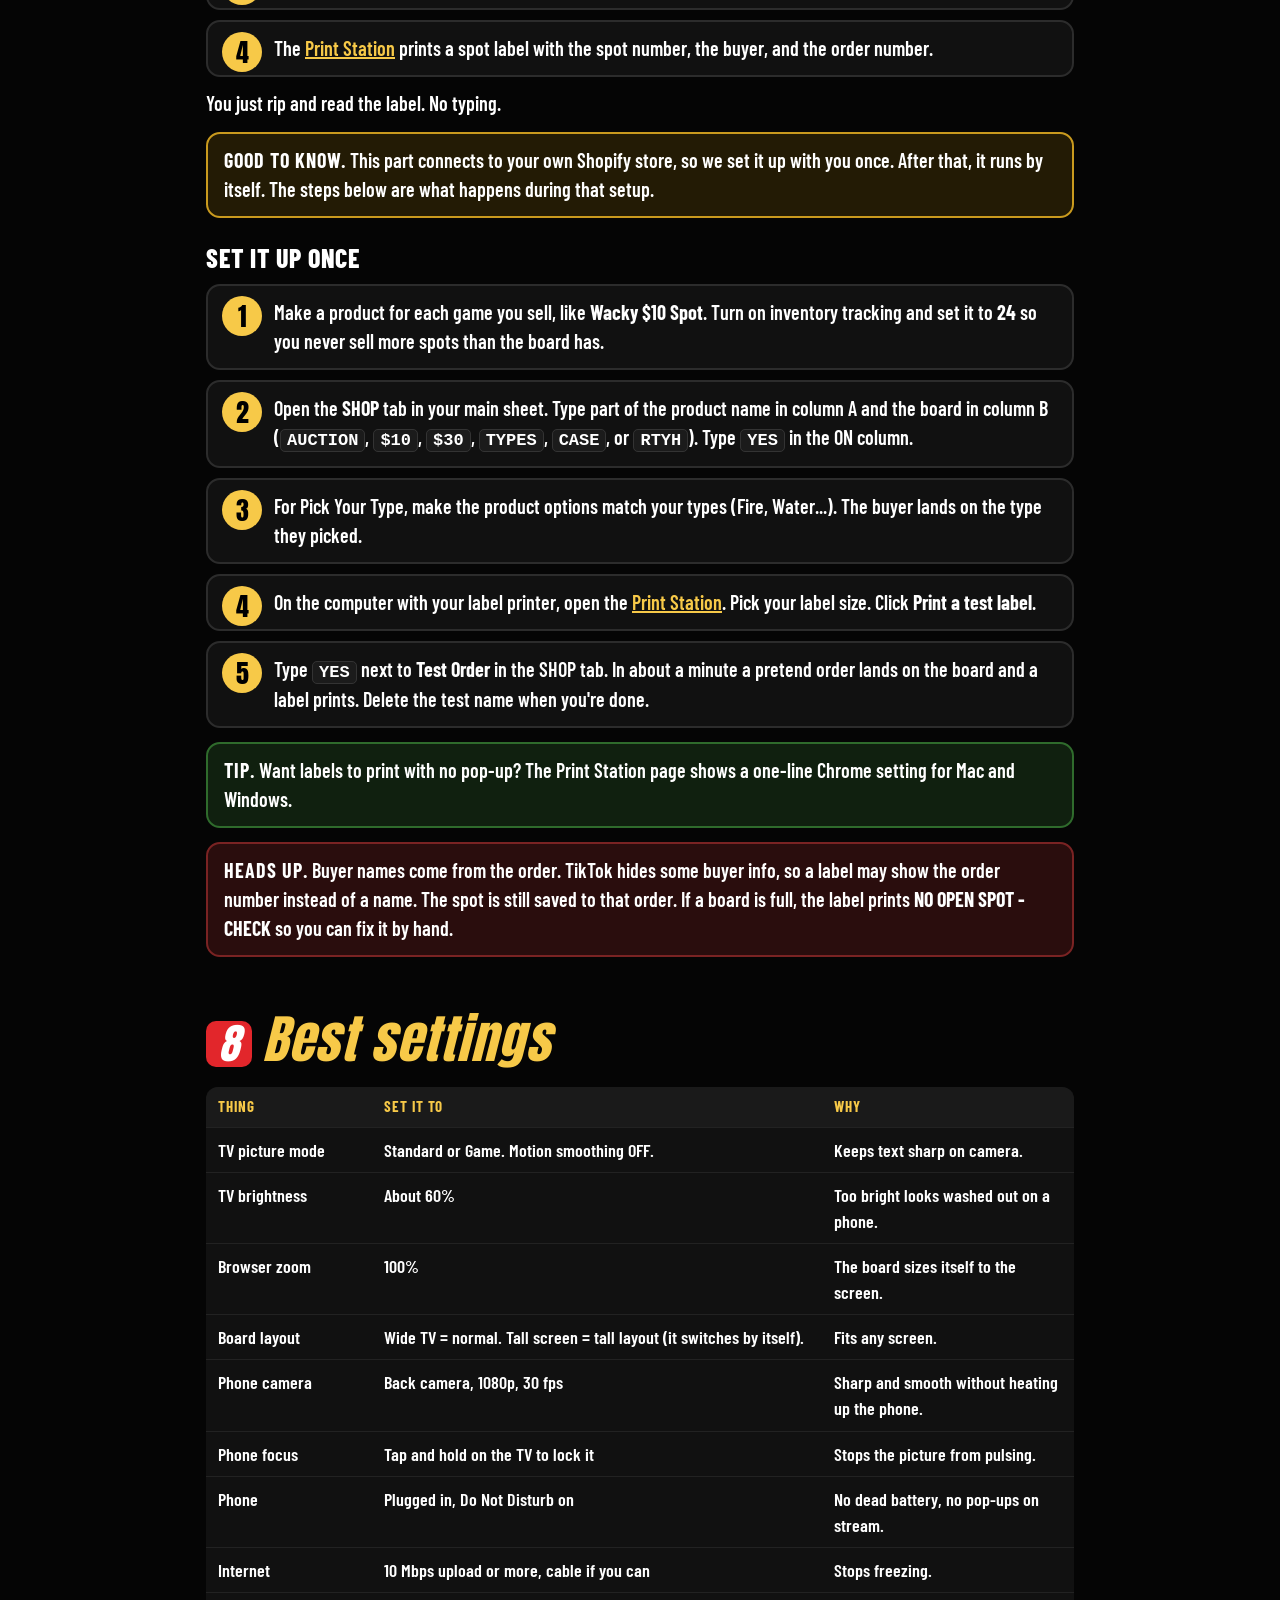
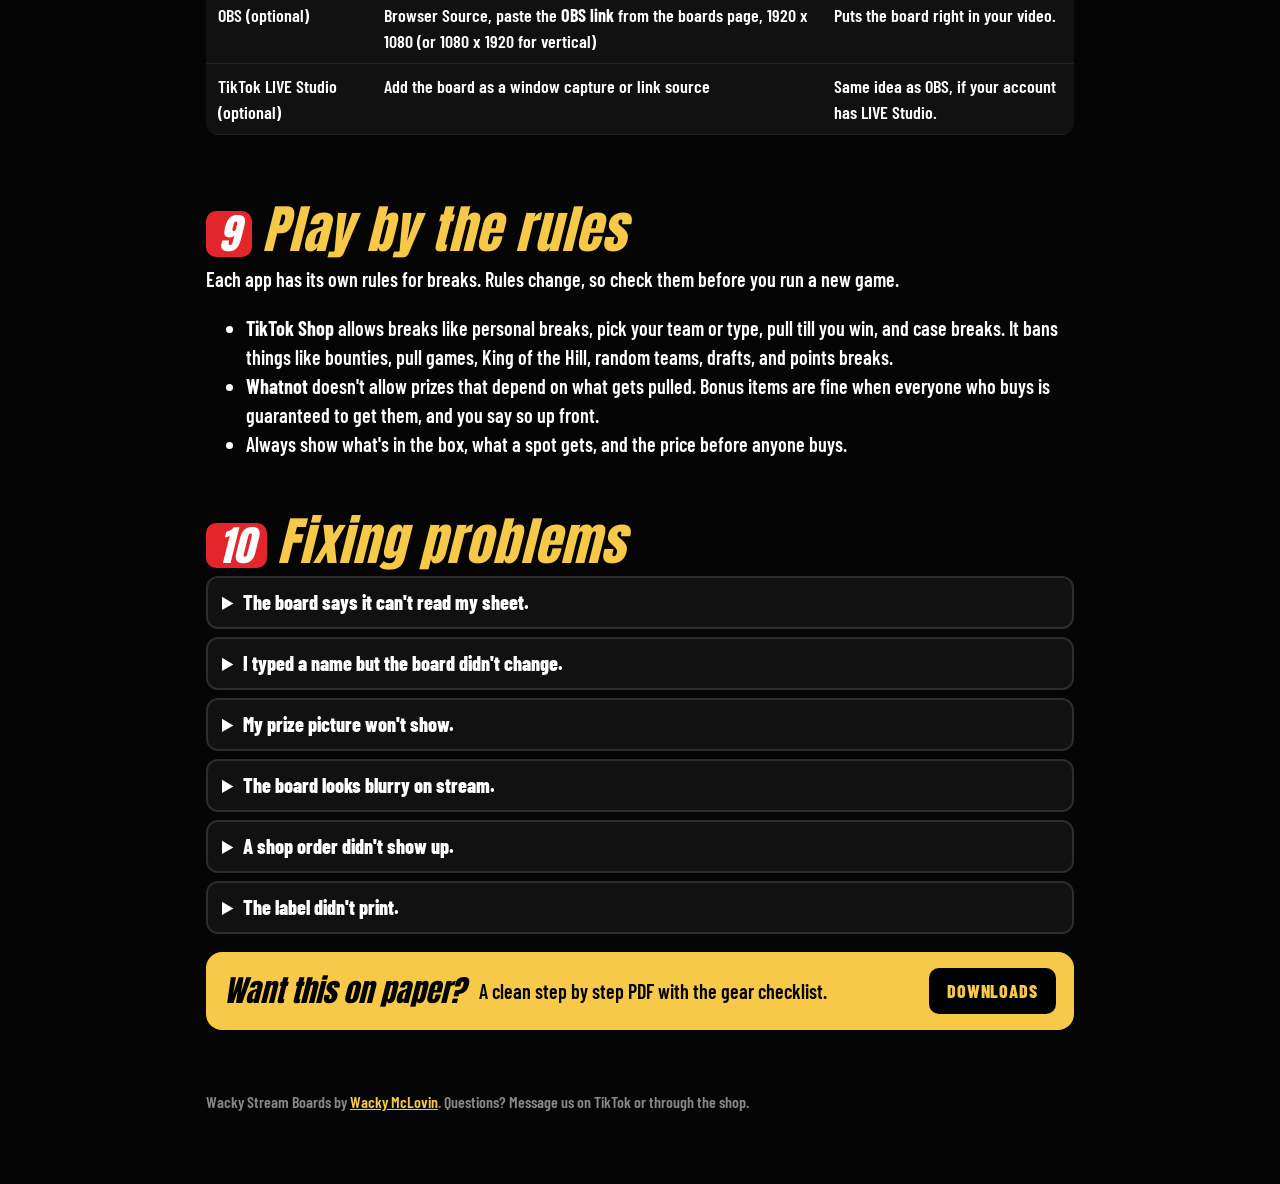
<file: how-to/index.html>
<!DOCTYPE html>
<html lang="en">
<head>
<meta charset="utf-8">
<meta name="viewport" content="width=device-width, initial-scale=1">
<title>How to Use Wacky Stream Boards</title>
<meta name="description" content="Set up big, bright live game boards for your TikTok or Whatnot breaks in about 10 minutes. Gear list, settings, and step by step help.">
<link rel="icon" href="../images/favicon.svg">
<link href="https://fonts.googleapis.com/css2?family=Anton&family=Barlow+Condensed:wght@500;600;700;800&display=swap" rel="stylesheet">
<style>
  :root { --bg:#050505; --panel:#111; --line:#2c2c2c; --gold:#f7c948; --gold-2:#ffe27a; --gold-3:#c99a1e; --green:#3ddc84; --red:#e2262b; --muted:#c9c9c9;
          --head:"Anton",Impact,sans-serif; --body:"Barlow Condensed","Arial Narrow",Arial,sans-serif; }
  * { box-sizing: border-box; }
  html { scroll-behavior: smooth; }
  body { margin:0; color:#fff; font:600 20px/1.45 var(--body); background: var(--bg); }
  a { color: var(--gold); }
  .wrap { max-width: 900px; margin: 0 auto; padding: 22px 16px 80px; }
  .top { display:flex; justify-content:space-between; align-items:center; flex-wrap:wrap; gap:10px; }
  .brand { font: italic 400 22px/1 var(--head); color:#fff; text-decoration:none; letter-spacing:.06em; }
  .top nav { display:flex; gap:6px; flex-wrap:wrap; }
  .top nav a { color:var(--gold); text-decoration:none; font-weight:800; text-transform:uppercase; letter-spacing:.04em; font-size:15px; padding:6px 10px; border:2px solid #2c2c2c; border-radius:8px; }
  .hero { padding: 34px 0 10px; }
  h1 { font: italic 400 clamp(46px, 9vw, 92px)/.95 var(--head); margin: 0 0 12px; letter-spacing:.02em;
       background: linear-gradient(180deg,var(--gold-2),var(--gold) 45%,var(--gold-3)); -webkit-background-clip:text; background-clip:text; color:transparent; }
  .lead { font-size: 24px; color: var(--muted); margin: 0 0 18px; }
  .cta { display:flex; gap:10px; flex-wrap:wrap; }
  .btn { display:inline-block; font: 800 18px var(--body); text-transform:uppercase; letter-spacing:.05em; text-decoration:none; background:#161616; color:var(--gold); border:2px solid var(--gold-3); border-radius:10px; padding:10px 16px; }
  .btn.primary { background: var(--gold); color:#000; border-color: var(--gold); box-shadow: 0 4px 0 #7a5200; }
  .toc { background: var(--panel); border:2px solid var(--line); border-radius:14px; padding: 14px 18px; margin: 26px 0; columns: 2 240px; }
  .toc a { display:block; text-decoration:none; padding: 3px 0; font-weight:800; }
  h2 { font: italic 400 clamp(34px, 6vw, 52px)/1 var(--head); color: var(--gold); margin: 56px 0 8px; letter-spacing:.02em; scroll-margin-top: 16px; }
  h2 .num { display:inline-block; background: var(--red); color:#fff; border-radius: 10px; padding: 2px 12px; margin-right: 10px; font-size: .8em; }
  h3 { font: 800 26px/1.1 var(--body); text-transform: uppercase; letter-spacing:.03em; margin: 26px 0 6px; }
  p { margin: 8px 0; }
  .steps { list-style: none; padding: 0; margin: 12px 0; counter-reset: s; }
  .steps > li { counter-increment: s; position: relative; background: var(--panel); border: 2px solid var(--line); border-radius: 14px; padding: 12px 16px 12px 66px; margin: 10px 0; }
  .steps > li::before { content: counter(s); position:absolute; left: 14px; top: 10px; width: 40px; height: 40px; border-radius: 50%; background: var(--gold); color:#000; font: 400 26px/40px var(--head); text-align:center; }
  .steps b { color: #fff; }
  .gear { display:grid; grid-template-columns: repeat(auto-fit, minmax(250px, 1fr)); gap: 12px; margin: 12px 0; }
  .item { background: var(--panel); border: 2px solid var(--line); border-radius: 14px; padding: 12px 14px; }
  .item .tag { display:inline-block; font: 800 13px var(--body); letter-spacing:.08em; text-transform:uppercase; padding: 3px 8px; border-radius: 6px; background: var(--red); margin-bottom: 6px; }
  .item .tag.nice { background: #333; }
  .item h4 { margin: 0 0 4px; font: 800 22px/1.1 var(--body); }
  .item p { margin: 0; color: var(--muted); font-size: 18px; }
  table { width: 100%; border-collapse: collapse; margin: 12px 0; background: var(--panel); border-radius: 12px; overflow: hidden; font-size: 18px; }
  th, td { text-align: left; padding: 9px 12px; border-bottom: 1px solid #222; vertical-align: top; }
  th { background: #1a1a1a; color: var(--gold); text-transform: uppercase; font-size: 15px; letter-spacing: .06em; }
  .tablewrap { overflow-x: auto; }
  .box { border-radius: 14px; padding: 12px 16px; margin: 14px 0; border: 2px solid; }
  .box.tip { background: #10200f; border-color: #2f6b2c; }
  .box.warn { background: #2a0d0d; border-color: #7a2323; }
  .box.gold { background: #231b05; border-color: var(--gold-3); }
  .box b:first-child { text-transform: uppercase; letter-spacing:.05em; }
  code { background:#1b1b1b; border:1px solid #333; border-radius:5px; padding:1px 6px; font-size: 17px; }
  .shot { width: 100%; border-radius: 12px; border: 2px solid var(--line); display:block; margin: 10px 0; }
  .games { display:grid; grid-template-columns: repeat(auto-fit, minmax(260px, 1fr)); gap: 12px; }
  details { background: var(--panel); border: 2px solid var(--line); border-radius: 12px; padding: 10px 14px; margin: 8px 0; }
  summary { cursor: pointer; font-weight: 800; }
  .dl { display:flex; gap:14px; align-items:center; flex-wrap:wrap; background: var(--gold); color:#000; border-radius: 16px; padding: 16px 18px; margin: 18px 0; }
  .dl b { font: italic 400 30px/1 var(--head); }
  .dl .btn { background:#000; color: var(--gold); border-color:#000; margin-left:auto; }
  footer { margin-top: 60px; color: #888; font-size: 16px; }
</style>
</head>
<body>
<div class="wrap">
  <div class="top"><a class="brand" href="https://wackymclovin.com">WACKY MCLOVIN</a>
    <nav><a href="../">Boards</a><a href="../print/">Print Station</a><a href="../picture/">Picture Link Maker</a><a href="../downloads/">Downloads</a></nav></div>

  <div class="hero">
    <h1>How to use Wacky Stream Boards</h1>
    <p class="lead">Big, bright game boards for your live breaks. You type in a Google Sheet. The board on your TV changes by itself. Most people are set up in about 10 minutes.</p>
    <div class="cta"><a class="btn primary" href="#setup">Start the 10 minute setup</a><a class="btn" href="../downloads/">Get the printable guide</a></div>
  </div>

  <div class="toc">
    <a href="#what">1. What this is</a>
    <a href="#gear">2. What you need</a>
    <a href="#setup">3. The 10 minute setup</a>
    <a href="#night">4. Running a game night</a>
    <a href="#games">5. The games</a>
    <a href="#pictures">6. Adding prize pictures</a>
    <a href="#shop">7. Shop orders and labels</a>
    <a href="#settings">8. Best settings</a>
    <a href="#rules">9. Play by the rules</a>
    <a href="#help">10. Fixing problems</a>
  </div>

  <h2 id="what"><span class="num">1</span>What this is</h2>
  <p>When you rip packs on a live stream, people want to see who owns which spot. They want to see the chase card. They want to see the hits.</p>
  <p>Wacky Stream Boards puts all of that on a big screen behind you. It looks clean on a phone, even from far away.</p>
  <p>Here's the best part. <b>You never touch the board.</b> You only type in a Google Sheet, like a simple spreadsheet. The board reads the sheet every few seconds and updates by itself.</p>
  <img class="shot" src="../images/guide/board-prefill.png" alt="A $10 pre-fill board with spots filled in and a chase card">

  <h2 id="gear"><span class="num">2</span>What you need</h2>
  <p>You don't need fancy gear. Here's what matters most, in order.</p>
  <div class="gear">
    <div class="item"><span class="tag">Must have</span><h4>A phone to go live</h4><p>Any newer iPhone or Android works. Use the back camera. It's much sharper than the front one.</p></div>
    <div class="item"><span class="tag">Must have</span><h4>A phone tripod or mount</h4><p>Keeps the shot steady. Get one that can hold the phone at your chest height.</p></div>
    <div class="item"><span class="tag">Must have</span><h4>A TV or monitor</h4><p>This sits behind you and shows the board. 40 inches or bigger is best. A 24 to 32 inch monitor works for small tables.</p></div>
    <div class="item"><span class="tag">Must have</span><h4>Something to open the board on the TV</h4><p>A laptop with an HDMI cable, a small mini PC, or a smart TV web browser. Anything that can open a web page.</p></div>
    <div class="item"><span class="tag">Must have</span><h4>Good Wi-Fi</h4><p>Aim for at least 10 Mbps upload. Run a free speed test before you go live. Plug in with a cable if you can.</p></div>
    <div class="item"><span class="tag">Must have</span><h4>A Google account</h4><p>It's free. This is where your game sheet lives.</p></div>
    <div class="item"><span class="tag nice">Nice to have</span><h4>A light for your face and cards</h4><p>A ring light or a small LED panel. Put it in front of you, not behind you.</p></div>
    <div class="item"><span class="tag nice">Nice to have</span><h4>A second screen for the sheet</h4><p>A tablet, laptop, or second phone so you can type names while you rip.</p></div>
    <div class="item"><span class="tag nice">Nice to have</span><h4>A label printer</h4><p>Only if you sell spots in your shop. Any 4x6 thermal shipping printer works (Rollo, MUNBYN, Phomemo, Zebra). For small stickers, a DYMO LabelWriter or Brother QL works too.</p></div>
    <div class="item"><span class="tag nice">Nice to have</span><h4>A computer for streaming software</h4><p>Only if you want the board inside your video with OBS or TikTok LIVE Studio. A phone is fine to start.</p></div>
  </div>
  <div class="box gold"><b>TikTok LIVE check.</b> TikTok sets its own rules for who can go live. In 2026 that's usually 18 or older, about 1,000 followers (it can change by country), and an account in good standing. Selling on LIVE with TikTok Shop can need its own approval. Check the LIVE button in your TikTok app to see if you're ready.</div>

  <h2 id="setup"><span class="num">3</span>The 10 minute setup</h2>
  <ol class="steps">
    <li><b>Get your game sheet.</b> Open the sheet link from the <a href="../downloads/">Downloads</a> page. Click <b>File &gt; Make a copy</b> so you have your own. Then click <b>Share</b>, set <b>General access</b> to <b>Anyone with the link</b>, and set it to <b>Viewer</b>. The board can't read a private sheet.</li>
    <li><b>Make your board link.</b> On the computer hooked up to your TV, go to <a href="../#mine">boards.wackymclovin.com</a>. Scroll to <b>Using your own copy of a sheet</b>. Paste your sheet link, pick your game, and click <b>Make my link</b>.</li>
    <li><b>Open your board.</b> Click <b>Open</b>. Bookmark that page so you never have to do this again. Press <b>F11</b> (Windows) or <b>Control + Command + F</b> (Mac) to make it full screen.</li>
    <li><b>Test it.</b> On your phone or laptop, open your sheet. Type a name next to spot 1. Look at the TV. The name shows up in about 5 seconds. That's it. It works.</li>
    <li><b>Set up your shot.</b> Put the TV behind where you sit. Put your phone on the tripod in front of you, about chest high. Make sure the whole board fits in the shot above your shoulders.</li>
    <li><b>Fix the glare.</b> Turn the TV brightness down to about 60%. Turn off room lights that bounce off the screen. On iPhone, tap and hold on the TV in your camera to lock the focus.</li>
    <li><b>Go live.</b> Open TikTok, tap the <b>+</b> button, swipe to <b>LIVE</b>, add a title, and go. Keep your sheet open on your second screen.</li>
  </ol>
  <div class="box tip"><b>Tip.</b> The board saves the last good info. If your Wi-Fi blips, the board stays up and catches up when it's back.</div>

  <h2 id="night"><span class="num">4</span>Running a game night</h2>
  <h3>Filling spots</h3>
  <p>Your main sheet has three game tabs: <b>AUCTION</b>, <b>$10</b>, and <b>$30</b>. Each one has spots 1 to 24.</p>
  <ul>
    <li>Type the buyer's name in column <b>B</b> next to their spot.</li>
    <li>On the auction board, type their bid in column <b>C</b>. The board shows the high bidder with a gold crown.</li>
    <li>Type <code>FREE</code> in column C for a free spot. Type <code>winner</code> in column D to tag a winner.</li>
  </ul>
  <h3>Setting the chase card</h3>
  <p>Each game tab has a matching <b>_CHASE</b> tab (like <code>$10_CHASE</code>). Only change the yellow boxes.</p>
  <ul>
    <li><b>Chase Image URL:</b> a picture link. See <a href="#pictures">Adding prize pictures</a>.</li>
    <li><b>Chase Name:</b> what the card is.</li>
    <li><b>Chase Value:</b> the prize or what it's worth.</li>
    <li><b>Title, Price, Box, Banner:</b> the words on the board. Change them any time.</li>
  </ul>
  <p>When you change the chase, the board plays a reveal animation. Fans love it.</p>
  <h3>Starting a fresh game (without losing the last one)</h3>
  <ol class="steps">
    <li>Right-click the <b>$10</b> tab at the bottom and pick <b>Duplicate</b>.</li>
    <li>Rename the copy with the date, like <code>9_20_26_$10</code>. Clear the names in column B.</li>
    <li>Open the <b>LIVE</b> tab. Type the new tab name next to <b>$10</b> in column B.</li>
  </ol>
  <p>The board switches to the new game in a few seconds. Your old game stays saved. If you spell a tab name wrong, the board just keeps showing the last good game.</p>

  <h2 id="games"><span class="num">5</span>The games</h2>
  <p>Every game has its own board. The four extra games each have their own Google Sheet, so make a copy of each one you want and make a board link for it (step 2 of the setup). Only type in the yellow boxes and the rows under the gold headers.</p>
  <div class="games">
    <div class="item"><h4>$1 Start Auction</h4><p>Spots with bids and a gold high-bid leader. Uses the AUCTION tab.</p></div>
    <div class="item"><h4>$10 Pre-Fill</h4><p>Spots fill up green as people buy. No leader. Uses the $10 tab.</p></div>
    <div class="item"><h4>$30 A Pack</h4><p>Same as pre-fill, set up for pack sales. Uses the $30 tab.</p></div>
    <div class="item"><h4>Custom Auction</h4><p>Change anything right on the board. Click <b>Settings</b> to pick a tab, spot count, and labels.</p></div>
    <div class="item"><h4>Rip Till You Hit</h4><p>Big pack counter for the person ripping now. Add each buyer at the bottom. Type the hit card when it lands and the board yells HIT!</p></div>
    <div class="item"><h4>Pick Your Type</h4><p>A color grid. Type the buyer next to their type. Works for Pokemon types or One Piece colors.</p></div>
    <div class="item"><h4>Case Break</h4><p>Tracks every box (sealed, ripping, done), up to 24 spots, and a live hit list.</p></div>
    <div class="item"><h4>Wall of Hits</h4><p>Shows off the newest big pull, plus a wall of the night's hits. Great for clips.</p></div>
  </div>
  <img class="shot" src="../images/guide/board-rtyh.png" alt="Rip Till You Hit board">
  <div class="box tip"><b>Tip.</b> Add <code>?sound=1</code> to the end of a game board address to play a chime on every hit.</div>

  <h2 id="pictures"><span class="num">6</span>Adding prize pictures</h2>
  <p>The board needs a direct picture link. The easy way:</p>
  <ol class="steps">
    <li>Open the <a href="../picture/">Picture Link Maker</a>.</li>
    <li>Drag the product photo onto it from any website. Or paste a link.</li>
    <li>If the picture shows up with a green check, click <b>Copy link</b>.</li>
    <li>Paste it in the picture box in your sheet.</li>
  </ol>
  <p><b>Using your own photo?</b> Upload it to Google Drive. Click <b>Share</b>, set it to <b>Anyone with the link</b>, copy the link, and paste it in. The board fixes Drive links for you.</p>

  <h2 id="shop"><span class="num">7</span>Shop orders and labels</h2>
  <p>You can sell spots as products in your shop. When someone buys one, this all happens by itself:</p>
  <ol class="steps">
    <li>The order comes in (TikTok Shop orders show up in Shopify too).</li>
    <li>The buyer gets the next open spot on the right board.</li>
    <li>A line is added to the <b>LABELS</b> tab.</li>
    <li>The <a href="../print/">Print Station</a> prints a spot label with the spot number, the buyer, and the order number.</li>
  </ol>
  <p>You just rip and read the label. No typing.</p>
  <div class="box gold"><b>Good to know.</b> This part connects to your own Shopify store, so we set it up with you once. After that, it runs by itself. The steps below are what happens during that setup.</div>
  <h3>Set it up once</h3>
  <ol class="steps">
    <li>Make a product for each game you sell, like <b>Wacky $10 Spot</b>. Turn on inventory tracking and set it to <b>24</b> so you never sell more spots than the board has.</li>
    <li>Open the <b>SHOP</b> tab in your main sheet. Type part of the product name in column A and the board in column B (<code>AUCTION</code>, <code>$10</code>, <code>$30</code>, <code>TYPES</code>, <code>CASE</code>, or <code>RTYH</code>). Type <code>YES</code> in the ON column.</li>
    <li>For Pick Your Type, make the product options match your types (Fire, Water...). The buyer lands on the type they picked.</li>
    <li>On the computer with your label printer, open the <a href="../print/">Print Station</a>. Pick your label size. Click <b>Print a test label</b>.</li>
    <li>Type <code>YES</code> next to <b>Test Order</b> in the SHOP tab. In about a minute a pretend order lands on the board and a label prints. Delete the test name when you're done.</li>
  </ol>
  <div class="box tip"><b>Tip.</b> Want labels to print with no pop-up? The Print Station page shows a one-line Chrome setting for Mac and Windows.</div>
  <div class="box warn"><b>Heads up.</b> Buyer names come from the order. TikTok hides some buyer info, so a label may show the order number instead of a name. The spot is still saved to that order. If a board is full, the label prints <b>NO OPEN SPOT - CHECK</b> so you can fix it by hand.</div>

  <h2 id="settings"><span class="num">8</span>Best settings</h2>
  <div class="tablewrap"><table>
    <tr><th>Thing</th><th>Set it to</th><th>Why</th></tr>
    <tr><td>TV picture mode</td><td>Standard or Game. Motion smoothing OFF.</td><td>Keeps text sharp on camera.</td></tr>
    <tr><td>TV brightness</td><td>About 60%</td><td>Too bright looks washed out on a phone.</td></tr>
    <tr><td>Browser zoom</td><td>100%</td><td>The board sizes itself to the screen.</td></tr>
    <tr><td>Board layout</td><td>Wide TV = normal. Tall screen = tall layout (it switches by itself).</td><td>Fits any screen.</td></tr>
    <tr><td>Phone camera</td><td>Back camera, 1080p, 30 fps</td><td>Sharp and smooth without heating up the phone.</td></tr>
    <tr><td>Phone focus</td><td>Tap and hold on the TV to lock it</td><td>Stops the picture from pulsing.</td></tr>
    <tr><td>Phone</td><td>Plugged in, Do Not Disturb on</td><td>No dead battery, no pop-ups on stream.</td></tr>
    <tr><td>Internet</td><td>10 Mbps upload or more, cable if you can</td><td>Stops freezing.</td></tr>
    <tr><td>OBS (optional)</td><td>Browser Source, paste the <b>OBS link</b> from the boards page, 1920 x 1080 (or 1080 x 1920 for vertical)</td><td>Puts the board right in your video.</td></tr>
    <tr><td>TikTok LIVE Studio (optional)</td><td>Add the board as a window capture or link source</td><td>Same idea as OBS, if your account has LIVE Studio.</td></tr>
  </table></div>

  <h2 id="rules"><span class="num">9</span>Play by the rules</h2>
  <p>Each app has its own rules for breaks. Rules change, so check them before you run a new game.</p>
  <ul>
    <li><b>TikTok Shop</b> allows breaks like personal breaks, pick your team or type, pull till you win, and case breaks. It bans things like bounties, pull games, King of the Hill, random teams, drafts, and points breaks.</li>
    <li><b>Whatnot</b> doesn't allow prizes that depend on what gets pulled. Bonus items are fine when everyone who buys is guaranteed to get them, and you say so up front.</li>
    <li>Always show what's in the box, what a spot gets, and the price before anyone buys.</li>
  </ul>

  <h2 id="help"><span class="num">10</span>Fixing problems</h2>
  <details><summary>The board says it can't read my sheet.</summary><p>Your sheet is private. Click <b>Share</b>, set <b>General access</b> to <b>Anyone with the link</b>, and pick <b>Viewer</b>.</p></details>
  <details><summary>I typed a name but the board didn't change.</summary><p>Wait 5 seconds. Make sure you're in the tab the board is showing (check the LIVE tab). Make sure the spot number is in column A and the name is in column B.</p></details>
  <details><summary>My prize picture won't show.</summary><p>The link is probably a web page, not a picture. Use the <a href="../picture/">Picture Link Maker</a>. For Drive photos, set sharing to <b>Anyone with the link</b>.</p></details>
  <details><summary>The board looks blurry on stream.</summary><p>Lock your camera focus on the TV, turn the brightness down, and turn off motion smoothing on the TV.</p></details>
  <details><summary>A shop order didn't show up.</summary><p>Look at <b>Last Checked</b> in the SHOP tab. If it says PROBLEM, message us. Make sure the product name matches a row in the SHOP tab and that row says YES. Orders only count once they're paid.</p></details>
  <details><summary>The label didn't print.</summary><p>Keep the Print Station page open and make sure Auto print says ON. Set your label printer as the default printer. Click <b>Print a test label</b> to check.</p></details>

  <div class="dl"><b>Want this on paper?</b><span>A clean step by step PDF with the gear checklist.</span><a class="btn" href="../downloads/">Downloads</a></div>

  <footer>Wacky Stream Boards by <a href="https://wackymclovin.com">Wacky McLovin</a>. Questions? Message us on TikTok or through the shop.</footer>
</div>
</body>
</html>
</file>
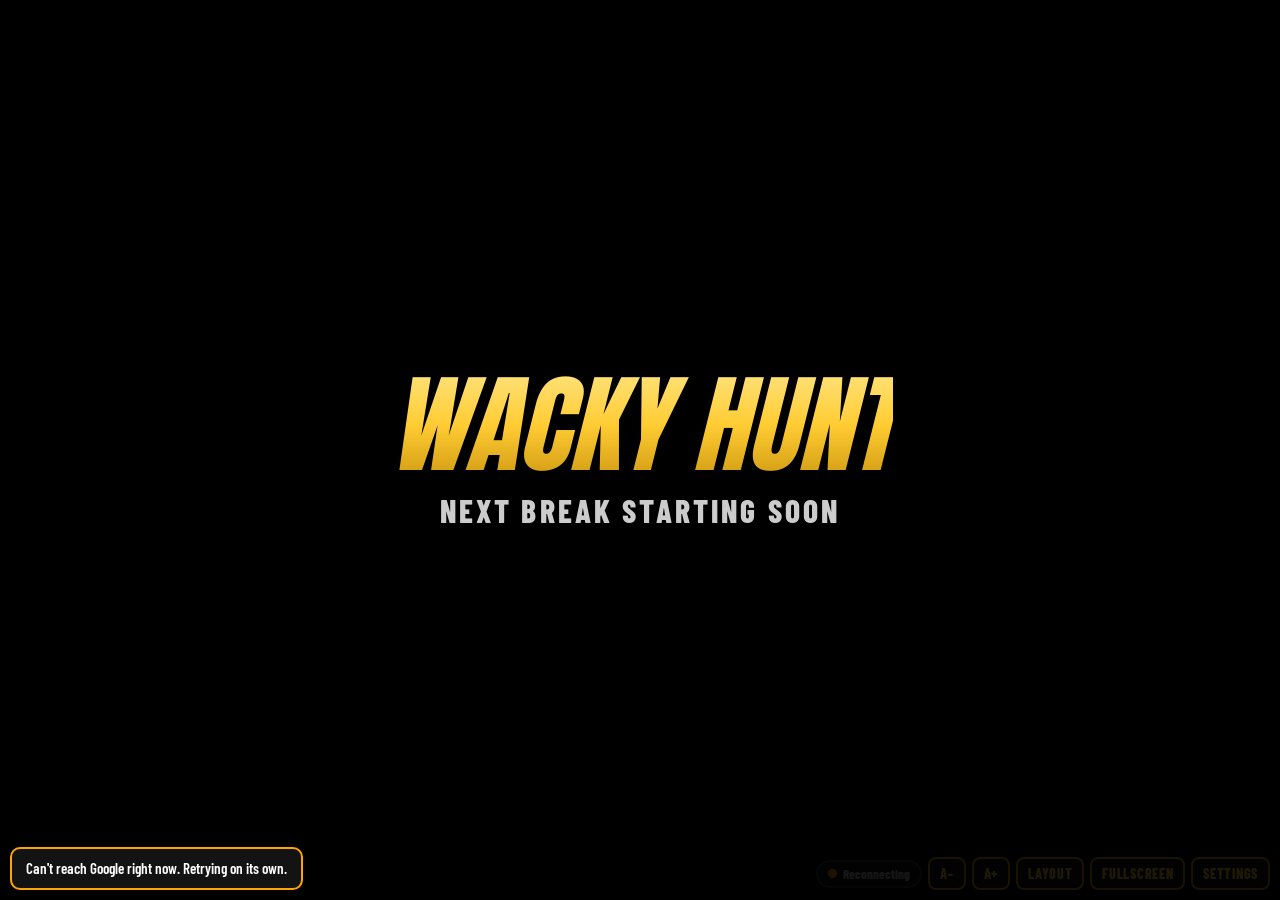
<file: pack/index.html>
<!DOCTYPE html>
<html lang="en">
<head>
<meta charset="utf-8">
<meta name="viewport" content="width=device-width, initial-scale=1">
<title>Wacky Boards - $30 A Pack</title>
<link rel="icon" href="../images/favicon.svg">
<link rel="preconnect" href="https://fonts.googleapis.com">
<link rel="preconnect" href="https://fonts.gstatic.com" crossorigin>
<link href="https://fonts.googleapis.com/css2?family=Anton&family=Barlow+Condensed:wght@500;600;700;800;900&display=swap" rel="stylesheet">
<link rel="stylesheet" href="../assets/board.css">
</head>
<body data-type="pack">
<script src="../assets/config.js"></script>
<script src="../assets/sheet.js"></script>
<script src="../assets/images.js"></script>
<script src="../assets/board.js"></script>
</body>
</html>
</file>
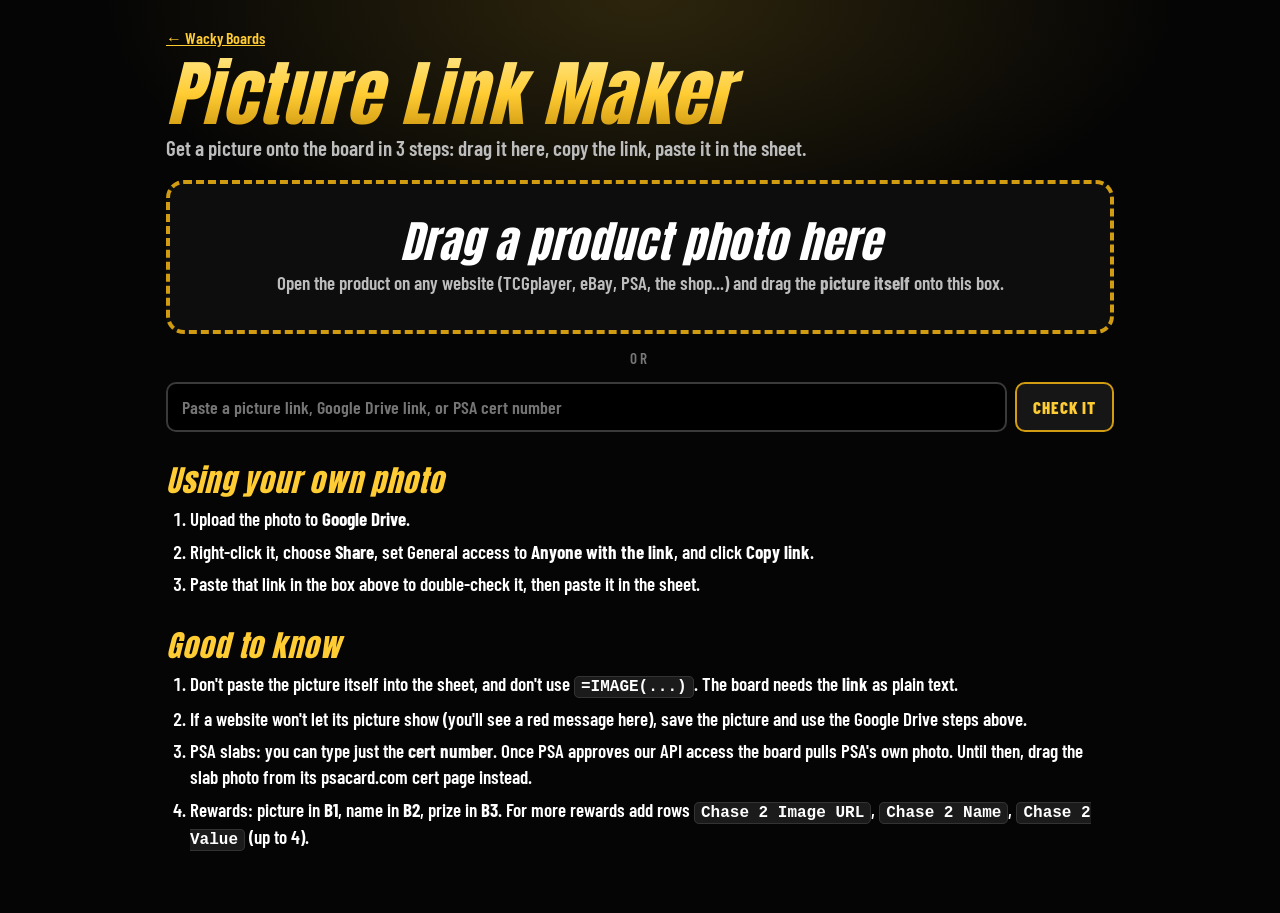
<file: picture/index.html>
<!DOCTYPE html>
<html lang="en">
<head>
<meta charset="utf-8">
<meta name="viewport" content="width=device-width, initial-scale=1">
<title>Wacky Boards Picture Link Maker</title>
<link rel="icon" href="../images/favicon.svg">
<link rel="preconnect" href="https://fonts.googleapis.com">
<link rel="preconnect" href="https://fonts.gstatic.com" crossorigin>
<link href="https://fonts.googleapis.com/css2?family=Anton&family=Barlow+Condensed:wght@500;600;700;800&display=swap" rel="stylesheet">
<style>
  :root { --bg:#050505; --panel:#111; --line:#2c2c2c; --gold:#ffcc33; --gold-2:#ffe27a; --gold-3:#d19b12; --green:#2fe07f; --red:#ff4d4d; --orange:#ff9d2e; --muted:#bdbdbd;
          --head:"Anton",Impact,sans-serif; --body:"Barlow Condensed","Arial Narrow",Arial,sans-serif; }
  * { box-sizing: border-box; }
  body { margin:0; color:#fff; font:600 19px/1.35 var(--body); background: radial-gradient(ellipse 60% 40% at 50% 0%, rgba(255,204,51,.16), transparent 70%), var(--bg); min-height:100vh; }
  .wrap { max-width: 980px; margin: 0 auto; padding: 24px 16px 60px; }
  a { color: var(--gold); }
  .back { font-size: 16px; }
  h1 { font: italic 400 clamp(40px, 7vw, 72px)/1 var(--head); margin: 8px 0 4px; letter-spacing:.02em;
       background: linear-gradient(180deg,var(--gold-2),var(--gold) 50%,var(--gold-3)); -webkit-background-clip:text; background-clip:text; color:transparent; }
  .lead { color: var(--muted); margin: 0 0 18px; font-size: 21px; }
  .drop { border: 4px dashed var(--gold-3); border-radius: 18px; background: #0d0d0d; padding: 34px 18px; text-align: center; transition: background .15s, border-color .15s; }
  .drop.over { background: #1d1705; border-color: var(--gold); }
  .drop .big { font: italic 400 clamp(28px, 4.4vw, 44px)/1.05 var(--head); letter-spacing: .02em; }
  .drop .small { color: var(--muted); margin-top: 6px; }
  .or { text-align: center; color: #777; margin: 14px 0; letter-spacing: .2em; font-size: 15px; }
  .pastebox { display: flex; gap: 8px; flex-wrap: wrap; }
  .pastebox input { flex: 1 1 320px; min-width: 0; background: #000; color: #fff; border: 2px solid #3a3a3a; border-radius: 10px; padding: 12px 14px; font: 600 18px var(--body); }
  .btn { font: 800 17px var(--body); text-transform: uppercase; letter-spacing: .05em; background: #161616; color: var(--gold); border: 2px solid var(--gold-3); border-radius: 10px; padding: 11px 16px; cursor: pointer; text-decoration: none; display: inline-block; }
  .btn:hover { background: var(--gold); color: #000; }
  .btn.primary { background: var(--gold); color: #000; font-size: 22px; padding: 14px 22px; }
  .btn.primary:hover { background: var(--gold-2); }
  .result { margin-top: 22px; display: grid; grid-template-columns: minmax(0, 300px) minmax(0, 1fr); gap: 18px; background: var(--panel); border: 3px solid var(--line); border-radius: 18px; padding: 16px; }
  .result.good { border-color: var(--green); } .result.warn { border-color: var(--orange); } .result.bad { border-color: var(--red); }
  @media (max-width: 700px) { .result { grid-template-columns: 1fr; } }
  .preview { background: #0d0d0d; border: 4px solid var(--gold); border-radius: 14px; overflow: hidden; display: flex; flex-direction: column; min-height: 280px; }
  .preview .head { background: #ff2b2b; text-align: center; font: italic 400 26px/1.3 var(--head); letter-spacing: .12em; }
  .preview .imgbox { flex: 1; display: grid; place-items: center; padding: 10px; min-height: 220px; }
  .preview img { max-width: 100%; max-height: 260px; object-fit: contain; }
  .preview .empty { color: #555; font: italic 400 22px var(--head); text-transform: uppercase; }
  .verdict { font: italic 400 30px/1.1 var(--head); letter-spacing: .02em; margin-bottom: 6px; }
  .good .verdict { color: var(--green); } .warn .verdict { color: var(--orange); } .bad .verdict { color: var(--red); }
  .why { color: #ddd; margin-bottom: 12px; }
  .linkout { width: 100%; background: #000; color: #9fd; border: 2px solid #333; border-radius: 8px; padding: 10px; font: 500 14px ui-monospace, Menlo, monospace; margin-bottom: 12px; }
  .next { margin-top: 12px; color: var(--muted); font-size: 17px; }
  .next b { color: #fff; }
  h3 { font: italic 400 30px/1 var(--head); color: var(--gold); margin: 34px 0 10px; letter-spacing: .03em; }
  ol { padding-left: 24px; margin: 0; } li { margin: 7px 0; }
  code, kbd { background:#1b1b1b; border:1px solid #333; border-radius:5px; padding:1px 6px; font-size: 16px; }
  [hidden] { display: none !important; }
</style>
</head>
<body>
<div class="wrap">
  <a class="back" href="../">&larr; Wacky Boards</a>
  <h1>Picture Link Maker</h1>
  <div class="lead">Get a picture onto the board in 3 steps: drag it here, copy the link, paste it in the sheet.</div>

  <div class="drop" id="drop">
    <div class="big">Drag a product photo here</div>
    <div class="small">Open the product on any website (TCGplayer, eBay, PSA, the shop...) and drag the <b>picture itself</b> onto this box.</div>
  </div>
  <div class="or">OR</div>
  <div class="pastebox">
    <input id="paste" placeholder="Paste a picture link, Google Drive link, or PSA cert number" autocomplete="off">
    <button class="btn" id="check">Check it</button>
  </div>

  <div class="result" id="result" hidden>
    <div class="preview">
      <div class="head">Chase</div>
      <div class="imgbox" id="imgbox"><div class="empty">No picture</div></div>
    </div>
    <div>
      <div class="verdict" id="verdict"></div>
      <div class="why" id="why"></div>
      <div id="linkArea" hidden>
        <input class="linkout" id="linkout" readonly>
        <button class="btn primary" id="copy">Copy link</button>
        <div class="next"><b>Next:</b> in the Google Sheet, click the picture cell of the <b>_CHASE</b> tab (B1 for the main chase) and paste with <kbd>Cmd</kbd>+<kbd>Shift</kbd>+<kbd>V</kbd> (Windows: <kbd>Ctrl</kbd>+<kbd>Shift</kbd>+<kbd>V</kbd>). The board updates in a few seconds.</div>
      </div>
      <div id="extra"></div>
    </div>
  </div>

  <h3>Using your own photo</h3>
  <ol>
    <li>Upload the photo to <b>Google Drive</b>.</li>
    <li>Right-click it, choose <b>Share</b>, set General access to <b>Anyone with the link</b>, and click <b>Copy link</b>.</li>
    <li>Paste that link in the box above to double-check it, then paste it in the sheet.</li>
  </ol>

  <h3>Good to know</h3>
  <ol>
    <li>Don't paste the picture itself into the sheet, and don't use <code>=IMAGE(...)</code>. The board needs the <b>link</b> as plain text.</li>
    <li>If a website won't let its picture show (you'll see a red message here), save the picture and use the Google Drive steps above.</li>
    <li>PSA slabs: you can type just the <b>cert number</b>. Once PSA approves our API access the board pulls PSA's own photo. Until then, drag the slab photo from its psacard.com cert page instead.</li>
    <li>Rewards: picture in <b>B1</b>, name in <b>B2</b>, prize in <b>B3</b>. For more rewards add rows <code>Chase 2 Image URL</code>, <code>Chase 2 Name</code>, <code>Chase 2 Value</code> (up to 4).</li>
  </ol>
</div>

<script src="../assets/images.js"></script>
<script>
(function () {
  const IMG = window.DonHuntImages;
  const $ = id => document.getElementById(id);
  const drop = $('drop'), result = $('result');

  function show(state, verdict, why, link, extraHtml) {
    result.hidden = false;
    result.className = 'result ' + state;
    $('verdict').textContent = verdict;
    $('why').textContent = why || '';
    $('linkArea').hidden = !link;
    $('linkout').value = link || '';
    $('copy').textContent = 'Copy link';
    $('extra').innerHTML = extraHtml || '';
    result.scrollIntoView({ behavior: 'smooth', block: 'nearest' });
  }
  function preview(url) {
    const box = $('imgbox');
    box.innerHTML = '';
    if (!url) { box.innerHTML = '<div class="empty">No picture</div>'; return; }
    const im = new Image(); im.referrerPolicy = 'no-referrer'; im.src = url; im.alt = '';
    box.appendChild(im);
  }

  async function handle(raw, fromDrop) {
    raw = String(raw || '').trim();
    if (!raw) return;
    const f = IMG.fixImageLink(raw);
    if (f.kind === 'cert') {
      preview('');
      return show('warn', 'PSA cert ' + f.cert, 'Typing the cert number works once PSA approves our API access. For now, open the cert page and drag the slab photo onto the box above.', f.cert,
        '<p><a class="btn" target="_blank" rel="noopener" href="https://www.psacard.com/cert/' + f.cert + '">Open PSA cert ' + f.cert + '</a></p>');
    }
    if (f.kind === 'page') {
      preview('');
      return show('bad', 'That\'s a web page, not a picture', 'Open that page, then drag the product photo itself onto the box above (or right-click the photo and choose Copy Image Address).', '',
        '<p><a class="btn" target="_blank" rel="noopener" href="' + f.page.replace(/"/g, '&quot;') + '">Open that page</a></p>');
    }
    if (f.kind !== 'image' && f.kind !== 'drive') {
      preview('');
      return show('bad', 'That isn\'t a link', 'Drag the picture onto the box above, or paste a link that starts with https://');
    }
    show('warn', 'Checking...', 'Making sure the board can show this picture.', '');
    preview(f.url);
    const t = await IMG.testImage(f.url);
    if (!t.ok) {
      const drive = f.kind === 'drive';
      return show('bad', 'The board can\'t show this one',
        drive ? 'Google Drive won\'t share it yet. In Drive, right-click the file > Share > General access: Anyone with the link, then try again.'
              : 'That website blocks its pictures from showing on other pages. Save the picture, put it in Google Drive (steps below), and use that link instead.', '');
    }
    if (Math.min(t.w, t.h) < 250) {
      return show('warn', 'Works, but it\'s small (' + t.w + ' x ' + t.h + ')', 'It may look blurry on the TV. Try to find a bigger version, or use it if nothing better exists.', f.url);
    }
    show('good', 'Looks great! ' + t.w + ' x ' + t.h, fromDrop ? 'Got the picture link from what you dropped.' : 'This link works on the board.', f.url);
  }

  // drag and drop
  ['dragenter', 'dragover'].forEach(ev => document.addEventListener(ev, e => { e.preventDefault(); drop.classList.add('over'); }));
  ['dragleave', 'dragend'].forEach(ev => document.addEventListener(ev, e => { if (!e.relatedTarget) drop.classList.remove('over'); }));
  document.addEventListener('drop', e => {
    e.preventDefault(); drop.classList.remove('over');
    const dt = e.dataTransfer;
    const link = IMG.linkFromTransfer(dt);
    if (!link && dt.files && dt.files.length) {
      preview('');
      return show('bad', 'That\'s a file from your computer', 'The board needs a link. Upload the photo to Google Drive, share it as Anyone with the link, and paste that link here (steps below).', '');
    }
    $('paste').value = link;
    handle(link, true);
  });

  // paste
  $('paste').addEventListener('paste', e => {
    const cd = e.clipboardData;
    const hasFile = cd && cd.files && cd.files.length && !(cd.getData('text/plain') || '').trim();
    if (hasFile) {
      e.preventDefault();
      preview('');
      return show('bad', 'That\'s a copied picture, not its link', 'Right-click the picture and choose Copy Image Address (not Copy Image), then paste again. Or drag the picture onto the box above.', '');
    }
    setTimeout(() => handle($('paste').value), 0);
  });
  $('check').onclick = () => handle($('paste').value);
  $('paste').addEventListener('keydown', e => { if (e.key === 'Enter') handle($('paste').value); });

  $('copy').onclick = async () => {
    const v = $('linkout').value;
    try { await navigator.clipboard.writeText(v); }
    catch (e) { $('linkout').select(); document.execCommand('copy'); }
    $('copy').textContent = 'Copied! Now paste it in the sheet';
  };
})();
</script>
</body>
</html>
</file>
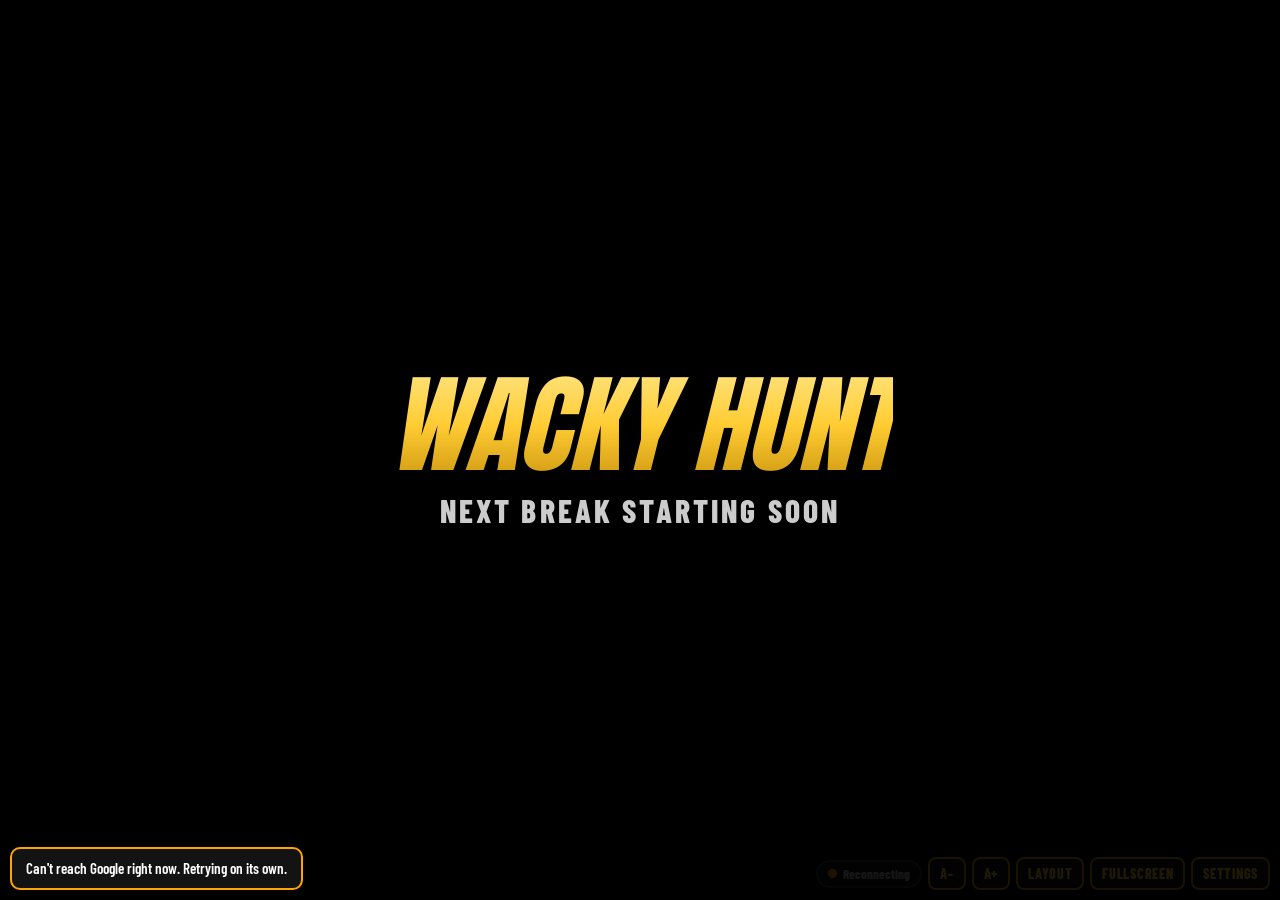
<file: prefill/index.html>
<!DOCTYPE html>
<html lang="en">
<head>
<meta charset="utf-8">
<meta name="viewport" content="width=device-width, initial-scale=1">
<title>Wacky Boards - $10 Pre-Fill</title>
<link rel="icon" href="../images/favicon.svg">
<link rel="preconnect" href="https://fonts.googleapis.com">
<link rel="preconnect" href="https://fonts.gstatic.com" crossorigin>
<link href="https://fonts.googleapis.com/css2?family=Anton&family=Barlow+Condensed:wght@500;600;700;800;900&display=swap" rel="stylesheet">
<link rel="stylesheet" href="../assets/board.css">
</head>
<body data-type="prefill">
<script src="../assets/config.js"></script>
<script src="../assets/sheet.js"></script>
<script src="../assets/images.js"></script>
<script src="../assets/board.js"></script>
</body>
</html>
</file>
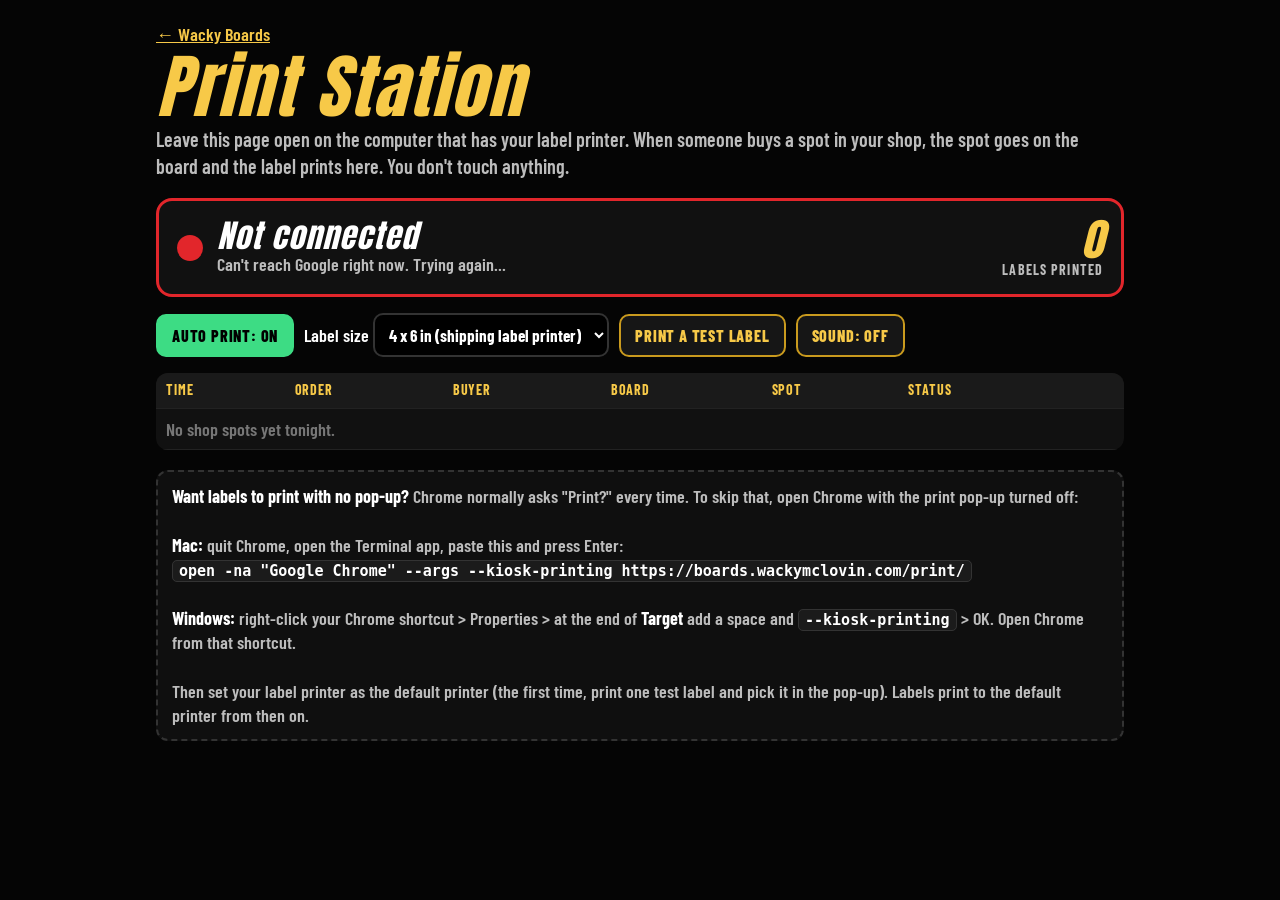
<file: print/index.html>
<!DOCTYPE html>
<html lang="en">
<head>
<meta charset="utf-8">
<meta name="viewport" content="width=device-width, initial-scale=1">
<title>Wacky Boards - Print Station</title>
<link rel="icon" href="../images/favicon.svg">
<link href="https://fonts.googleapis.com/css2?family=Anton&family=Barlow+Condensed:wght@500;600;700;800&display=swap" rel="stylesheet">
<style id="pagesize">@page { size: 4in 6in; margin: 0; }</style>
<style>
  :root { --bg:#050505; --panel:#111; --line:#2c2c2c; --gold:#f7c948; --gold-3:#c99a1e; --green:#3ddc84; --red:#e2262b; --muted:#bdbdbd;
          --head:"Anton",Impact,sans-serif; --body:"Barlow Condensed","Arial Narrow",Arial,sans-serif; }
  * { box-sizing: border-box; }
  body { margin:0; color:#fff; font:600 18px/1.35 var(--body); background: var(--bg); min-height:100vh; }
  .wrap { max-width: 1000px; margin: 0 auto; padding: 22px 16px 60px; }
  a { color: var(--gold); }
  h1 { font: italic 400 clamp(40px, 7vw, 70px)/1 var(--head); margin: 6px 0 4px; color: var(--gold); letter-spacing:.03em; }
  .lead { color: var(--muted); margin: 0 0 18px; font-size: 20px; }
  .status { display:flex; align-items:center; gap:14px; flex-wrap:wrap; background:var(--panel); border:3px solid var(--line); border-radius:16px; padding:16px 18px; margin-bottom:16px; }
  .light { width:26px; height:26px; border-radius:50%; background:#666; flex:none; }
  .status.ok { border-color: var(--green); } .status.ok .light { background: var(--green); box-shadow:0 0 14px var(--green); animation: pulse 2s infinite; }
  .status.err { border-color: var(--red); } .status.err .light { background: var(--red); }
  .status.off { border-color: #555; }
  @keyframes pulse { 50% { opacity:.45; } }
  .status .big { font: italic 400 32px/1 var(--head); letter-spacing:.03em; }
  .status .count { margin-left:auto; font: italic 400 44px/1 var(--head); color: var(--gold); text-align:right; }
  .status .count span { display:block; font: 700 14px var(--body); color: var(--muted); letter-spacing:.08em; text-transform:uppercase; }
  .row { display:flex; gap:10px; flex-wrap:wrap; align-items:center; margin: 0 0 16px; }
  .btn { font: 800 16px var(--body); text-transform:uppercase; letter-spacing:.05em; background:#161616; color:var(--gold); border:2px solid var(--gold-3); border-radius:10px; padding:10px 14px; cursor:pointer; }
  .btn:hover, .btn.primary { background: var(--gold); color:#000; }
  .btn.onoff.on { background: var(--green); border-color: var(--green); color:#000; }
  select { font: 700 17px var(--body); background:#000; color:#fff; border:2px solid #333; border-radius:10px; padding:9px 10px; }
  table { width:100%; border-collapse: collapse; background: var(--panel); border-radius: 12px; overflow:hidden; }
  th, td { text-align:left; padding: 8px 10px; border-bottom: 1px solid #222; }
  th { background:#1a1a1a; color: var(--gold); text-transform: uppercase; font-size: 14px; letter-spacing:.06em; }
  td.spot { font: italic 400 26px/1 var(--head); color: var(--gold); }
  tr.bad td { color: #ff9a9a; }
  .tip { background:#0f0f0f; border:2px dashed #333; border-radius:12px; padding:12px 14px; margin-top:20px; color: var(--muted); }
  .tip b { color:#fff; }
  code { background:#1b1b1b; border:1px solid #333; border-radius:5px; padding:1px 6px; font-size: 15px; color:#fff; word-break: break-all; }
  .tablewrap { overflow-x:auto; }

  /* ---------- the label itself (only visible when printing) ---------- */
  #label { display:none; }
  @media print {
    body { background:#fff; }
    .wrap { display:none !important; }
    #label { display:flex; }
  }
  #label { width: var(--lw, 4in); height: var(--lh, 6in); color:#000; background:#fff; flex-direction:column; align-items:stretch; justify-content:space-between;
           padding: .12in; font-family: var(--body); overflow:hidden; }
  #label .l-board { font: 800 .34in/1 var(--body); text-transform: uppercase; text-align:center; border-bottom: .04in solid #000; padding-bottom:.05in; white-space:nowrap; overflow:hidden; text-overflow:ellipsis; }
  #label .l-spotlbl { font: 800 .22in/1 var(--body); text-align:center; letter-spacing:.1em; margin-top:.06in; }
  #label .l-spot { font: 400 2.4in/0.95 var(--head); text-align:center; }
  #label .l-spot.long { font-size: 1in; }
  #label .l-buyer { font: 800 .46in/1.05 var(--body); text-align:center; word-break: break-word; }
  #label .l-meta { font: 700 .17in/1.2 var(--body); text-align:center; border-top: .03in solid #000; padding-top: .05in; }
  #label .l-warn { font: 800 .3in/1.1 var(--body); text-align:center; background:#000; color:#fff; padding:.04in; }
  /* small labels: side by side */
  #label.small { flex-direction: row; align-items: center; padding: .05in .08in; gap:.08in; }
  #label.small .l-left { flex:none; text-align:center; }
  #label.small .l-spot { font-size: calc(var(--lh) * .72); line-height:.9; }
  #label.small .l-spot.long { font-size: calc(var(--lh) * .3); }
  #label.small .l-spotlbl { font-size: .09in; margin:0; }
  #label.small .l-right { flex:1; min-width:0; display:flex; flex-direction:column; gap:.02in; }
  #label.small .l-board { font-size: .12in; border:0; padding:0; text-align:left; }
  #label.small .l-buyer { font-size: .19in; text-align:left; white-space:nowrap; overflow:hidden; text-overflow:ellipsis; }
  #label.small .l-meta { font-size: .085in; border:0; padding:0; text-align:left; white-space:nowrap; overflow:hidden; text-overflow:ellipsis; }
  #label.small .l-warn { font-size: .1in; }
</style>
</head>
<body>
<div class="wrap">
  <a href="../">&larr; Wacky Boards</a>
  <h1>Print Station</h1>
  <div class="lead">Leave this page open on the computer that has your label printer. When someone buys a spot in your shop, the spot goes on the board and the label prints here. You don't touch anything.</div>

  <div class="status off" id="status">
    <div class="light"></div>
    <div><div class="big" id="stBig">Starting up...</div><div id="stSmall" style="color:var(--muted)"></div></div>
    <div class="count" id="count">0<span>labels printed</span></div>
  </div>

  <div class="row">
    <button class="btn onoff on" id="auto">Auto print: ON</button>
    <label>Label size
      <select id="size">
        <option value="4x6">4 x 6 in (shipping label printer)</option>
        <option value="4x3">4 x 3 in</option>
        <option value="2.25x1.25">2.25 x 1.25 in (DYMO 30334)</option>
        <option value="2x1">2 x 1 in (small sticker)</option>
        <option value="62x29mm">62 x 29 mm (Brother DK-1209)</option>
      </select>
    </label>
    <button class="btn" id="test">Print a test label</button>
    <button class="btn" id="sound">Sound: OFF</button>
  </div>

  <div class="tablewrap">
  <table>
    <thead><tr><th>Time</th><th>Order</th><th>Buyer</th><th>Board</th><th>Spot</th><th>Status</th><th></th></tr></thead>
    <tbody id="list"><tr><td colspan="7" style="color:#777">No shop spots yet tonight.</td></tr></tbody>
  </table>
  </div>

  <div class="tip">
    <b>Want labels to print with no pop-up?</b> Chrome normally asks "Print?" every time. To skip that, open Chrome with the print pop-up turned off:<br><br>
    <b>Mac:</b> quit Chrome, open the Terminal app, paste this and press Enter:<br>
    <code>open -na "Google Chrome" --args --kiosk-printing https://boards.wackymclovin.com/print/</code><br><br>
    <b>Windows:</b> right-click your Chrome shortcut &gt; Properties &gt; at the end of <b>Target</b> add a space and <code>--kiosk-printing</code> &gt; OK. Open Chrome from that shortcut.<br><br>
    Then set your label printer as the default printer (the first time, print one test label and pick it in the pop-up). Labels print to the default printer from then on.
  </div>
</div>

<div id="label"></div>

<script src="../assets/config.js"></script>
<script src="../assets/sheet.js"></script>
<script>
(function () {
  const S = window.DonHuntSheet;
  const $ = id => document.getElementById(id);
  const LS = 'wacky-print:';
  const store = {
    get(k, d) { try { const v = localStorage.getItem(LS + k); return v == null ? d : JSON.parse(v); } catch (e) { return d; } },
    set(k, v) { try { localStorage.setItem(LS + k, JSON.stringify(v)); } catch (e) {} }
  };
  let seen = new Set(store.get('seen', []));
  let printedCount = store.get('count', 0);
  let auto = store.get('auto', true);
  let sound = store.get('sound', false);
  let size = store.get('size', '4x6');
  let first = !store.get('started', false);
  const queue = []; let printing = false;

  const esc = s => String(s == null ? '' : s).replace(/[&<>"]/g, c => ({ '&': '&amp;', '<': '&lt;', '>': '&gt;', '"': '&quot;' }[c]));

  function applySize() {
    let w, h;
    if (size === '62x29mm') { w = '62mm'; h = '29mm'; }
    else { const [a, b] = size.split('x'); w = a + 'in'; h = b + 'in'; }
    $('pagesize').textContent = '@page { size: ' + w + ' ' + h + '; margin: 0; }';
    const L = $('label');
    L.style.setProperty('--lw', w); L.style.setProperty('--lh', h);
    L.className = (size === '4x6') ? '' : 'small';
    if (size === '4x3') L.className = 'small';
    $('size').value = size;
  }
  function paintButtons() {
    $('auto').textContent = 'Auto print: ' + (auto ? 'ON' : 'OFF'); $('auto').classList.toggle('on', auto);
    $('sound').textContent = 'Sound: ' + (sound ? 'ON' : 'OFF'); $('sound').classList.toggle('on', sound);
    $('count').firstChild.nodeValue = printedCount;
  }

  function fillLabel(x) {
    const L = $('label');
    const spot = String(x.spot || '?');
    const long = spot.length > 3;
    const bad = !/ready/i.test(x.status || 'ready');
    const meta = [x.order, x.item, x.time].filter(Boolean).map(esc).join(' &middot; ');
    if (L.className === 'small') {
      L.innerHTML = `<div class="l-left"><div class="l-spotlbl">SPOT</div><div class="l-spot ${long ? 'long' : ''}">${esc(spot)}</div></div>
        <div class="l-right"><div class="l-board">${esc(x.board)}</div><div class="l-buyer">${esc(x.buyer)}</div><div class="l-meta">${meta}</div>${bad ? `<div class="l-warn">${esc(x.status)}</div>` : ''}</div>`;
    } else {
      L.innerHTML = `<div class="l-board">${esc(x.board)}</div><div class="l-spotlbl">SPOT</div><div class="l-spot ${long ? 'long' : ''}">${esc(spot)}</div>
        <div class="l-buyer">${esc(x.buyer)}</div>${bad ? `<div class="l-warn">${esc(x.status)}</div>` : ''}<div class="l-meta">${meta}</div>`;
    }
  }
  function printNext() {
    if (printing || !queue.length) return;
    printing = true;
    const x = queue.shift();
    fillLabel(x);
    const done = () => { window.removeEventListener('afterprint', done); printing = false; printedCount++; store.set('count', printedCount); paintButtons(); setTimeout(printNext, 400); };
    window.addEventListener('afterprint', done);
    setTimeout(() => { try { window.print(); } catch (e) { done(); } }, 150);
  }
  function beep() {
    if (!sound) return;
    try { const c = new (window.AudioContext || window.webkitAudioContext)(); [880, 1320].forEach((f, i) => { const o = c.createOscillator(), g = c.createGain(); o.frequency.value = f; o.connect(g); g.connect(c.destination); const t = c.currentTime + i * .15; g.gain.setValueAtTime(.2, t); g.gain.exponentialRampToValueAtTime(.001, t + .3); o.start(t); o.stop(t + .3); }); } catch (e) {}
  }

  function setStatus(kind, big, small) { $('status').className = 'status ' + kind; $('stBig').textContent = big; $('stSmall').textContent = small || ''; }

  let rowsCache = [];
  function renderList() {
    const tb = $('list');
    const rows = rowsCache.slice(-40).reverse();
    if (!rows.length) { tb.innerHTML = '<tr><td colspan="7" style="color:#777">No shop spots yet tonight.</td></tr>'; return; }
    tb.innerHTML = rows.map((x, i) => `<tr class="${/ready/i.test(x.status) ? '' : 'bad'}"><td>${esc(x.time)}</td><td>${esc(x.order)}</td><td>${esc(x.buyer)}</td><td>${esc(x.board)}</td><td class="spot">${esc(x.spot)}</td><td>${esc(x.status)}</td><td><button class="btn" data-i="${rowsCache.length - 1 - i}">Print</button></td></tr>`).join('');
  }
  $('list').addEventListener('click', e => { const b = e.target.closest('[data-i]'); if (!b) return; queue.push(rowsCache[+b.dataset.i]); printNext(); });

  async function tick() {
    if (!S.SHEET_ID) { setStatus('err', 'No sheet connected', 'Add the Main sheet ID in assets/config.js'); return; }
    const r = await S.readTab('LABELS');
    if (!r.ok) {
      const why = { private: 'The sheet is private. Share > Anyone with the link > Viewer.', notab: 'The Main sheet has no LABELS tab.', offline: 'Can\'t reach Google right now. Trying again...' }[r.reason] || r.reason;
      setStatus('err', 'Not connected', why); return;
    }
    const rows = [];
    r.rows.forEach((c, i) => {
      if (i === 0 || !(c[1] || c[4])) return;
      rows.push({ key: (c[8] || c[1]) + '|' + c[3] + '|' + c[4] + '|' + i, time: c[0], order: c[1], buyer: c[2], board: c[3], spot: c[4], item: c[5], channel: c[6], status: c[7] || 'READY' });
    });
    rowsCache = rows;
    let fresh = 0;
    rows.forEach(x => {
      if (seen.has(x.key)) return;
      seen.add(x.key);
      if (first) return;             // first time on this computer: don't print old orders
      fresh++;
      if (auto) queue.push(x);
    });
    if (first) { first = false; store.set('started', true); }
    store.set('seen', [...seen].slice(-3000));
    renderList();
    if (fresh) beep();
    printNext();
    setStatus(auto ? 'ok' : 'off', auto ? 'Watching for shop orders' : 'Auto print is OFF', 'Last check ' + new Date().toLocaleTimeString() + ' - ' + rows.length + ' spot label(s) in the sheet');
  }

  $('auto').onclick = () => { auto = !auto; store.set('auto', auto); paintButtons(); tick(); };
  $('sound').onclick = () => { sound = !sound; store.set('sound', sound); paintButtons(); beep(); };
  $('size').onchange = () => { size = $('size').value; store.set('size', size); applySize(); };
  $('test').onclick = () => { queue.push({ time: new Date().toLocaleTimeString(), order: '#TEST', buyer: 'TEST BUYER', board: '$10 Pre-Fill', spot: '7', item: 'Test label', status: 'READY' }); printedCount--; printNext(); };

  applySize(); paintButtons();
  tick(); setInterval(tick, 5000);
})();
</script>
</body>
</html>
</file>
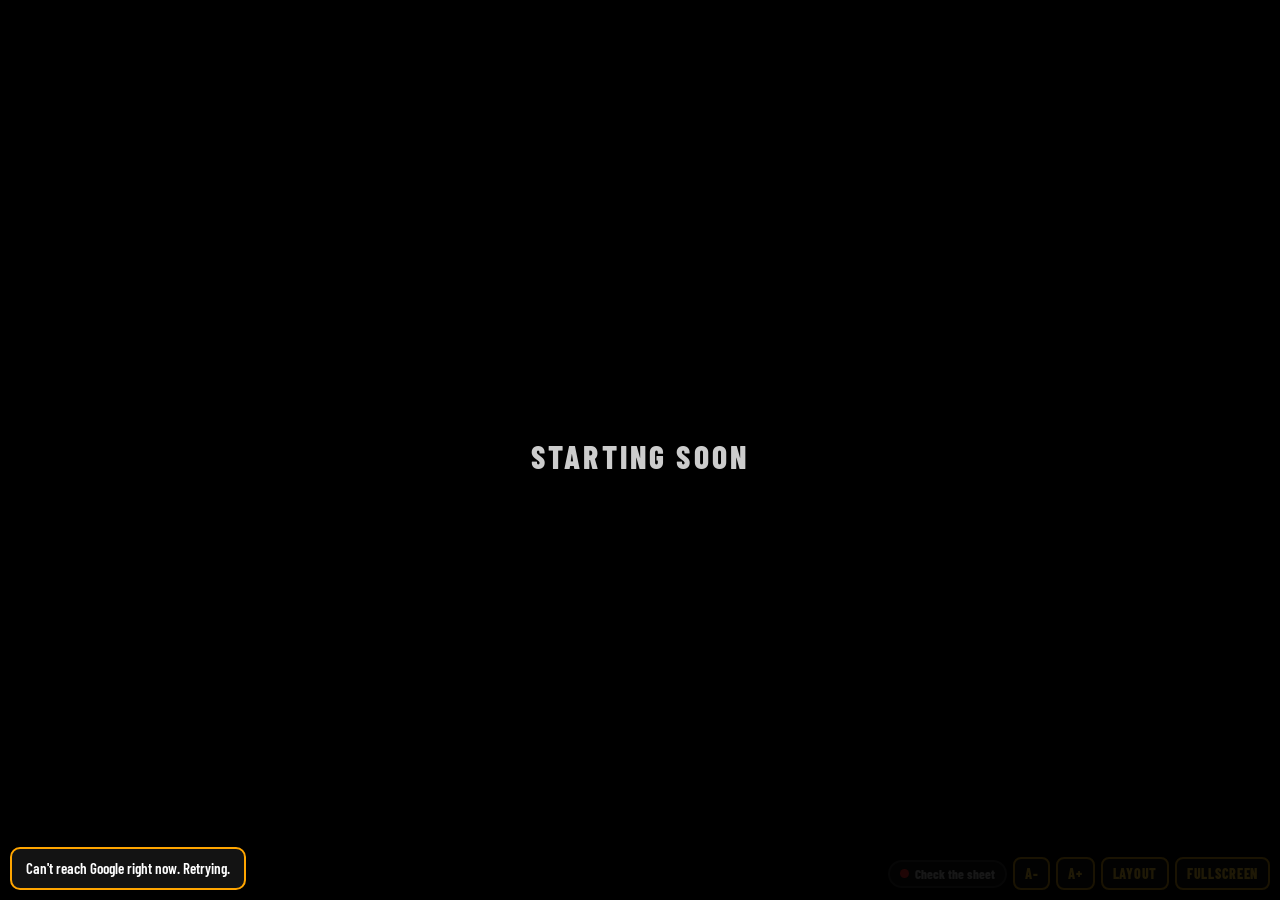
<file: rtyh/index.html>
<!DOCTYPE html>
<html lang="en">
<head>
<meta charset="utf-8">
<meta name="viewport" content="width=device-width, initial-scale=1">
<title>Rip Till You Hit</title>
<link rel="icon" href="../images/favicon.svg">
<link rel="preconnect" href="https://fonts.googleapis.com">
<link rel="preconnect" href="https://fonts.gstatic.com" crossorigin>
<link href="https://fonts.googleapis.com/css2?family=Anton&family=Barlow+Condensed:wght@500;600;700;800;900&display=swap" rel="stylesheet">
<link rel="stylesheet" href="../assets/games.css">
</head>
<body data-game="rtyh">
<script src="../assets/config.js"></script>
<script>(function(){var c=window.DONHUNT_CONFIG||{};if(c.gameSheets&&c.gameSheets["rtyh"])c.sheetId=c.gameSheets["rtyh"];else c.sheetId="";})();</script>
<script src="../assets/sheet.js"></script>
<script src="../assets/images.js"></script>
<script src="../assets/games.js"></script>
</body>
</html>
</file>
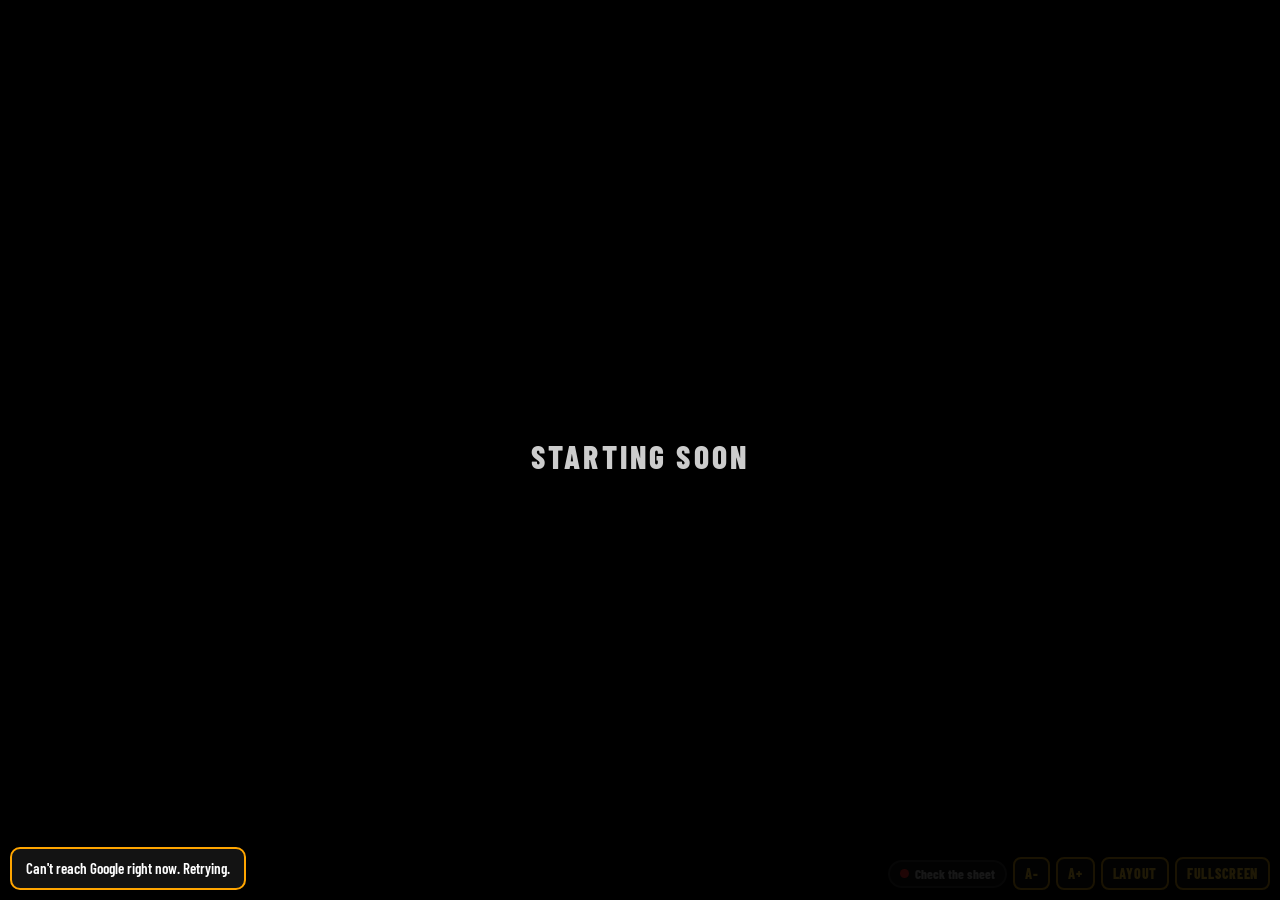
<file: types/index.html>
<!DOCTYPE html>
<html lang="en">
<head>
<meta charset="utf-8">
<meta name="viewport" content="width=device-width, initial-scale=1">
<title>Pick Your Type</title>
<link rel="icon" href="../images/favicon.svg">
<link rel="preconnect" href="https://fonts.googleapis.com">
<link rel="preconnect" href="https://fonts.gstatic.com" crossorigin>
<link href="https://fonts.googleapis.com/css2?family=Anton&family=Barlow+Condensed:wght@500;600;700;800;900&display=swap" rel="stylesheet">
<link rel="stylesheet" href="../assets/games.css">
</head>
<body data-game="types">
<script src="../assets/config.js"></script>
<script>(function(){var c=window.DONHUNT_CONFIG||{};if(c.gameSheets&&c.gameSheets["types"])c.sheetId=c.gameSheets["types"];else c.sheetId="";})();</script>
<script src="../assets/sheet.js"></script>
<script src="../assets/images.js"></script>
<script src="../assets/games.js"></script>
</body>
</html>
</file>
<file: assets/board.css>
/* DON HUNT board - built to be read from across the room and through a phone camera.
   Big type, heavy weights, solid color blocks (open vs taken is readable even when names aren't). */
:root {
  --bg: #000;
  --row: #121212;
  --row-line: #2b2b2b;
  --gold: #ffcc33;
  --gold-2: #ffe27a;
  --gold-3: #d19b12;
  --yellow: #ffd400;
  --red: #ff2b2b;
  --green: #2fe07f;
  --green-bg: #0c4a28;
  --head: "Anton", Impact, "Arial Black", sans-serif;
  --body: "Barlow Condensed", "Arial Narrow", Arial, sans-serif;
  --scale: 1;
  --u: 1vh;            /* size unit: screen height in wide layout */
  --rowfs: 36px;
}
.tall { --u: .56vw; }
* { box-sizing: border-box; }
html, body { margin: 0; height: 100%; }
body { color: #fff; font-family: var(--body); font-weight: 800; overflow: hidden;
  background: radial-gradient(ellipse 70% 35% at 50% 0%, rgba(255,204,51,.16), transparent 70%), var(--bg); }
body.transparent { background: transparent; }

.gold { background: linear-gradient(180deg, var(--gold-2) 0%, var(--gold) 50%, var(--gold-3) 100%);
  -webkit-background-clip: text; background-clip: text; color: transparent; }

/* ---------- stage ---------- */
.stage { height: 100vh; display: flex; flex-direction: column; gap: calc(1.2 * var(--u)); padding: calc(1.6 * var(--u)) calc(1.8 * var(--u)); }
.top, .banner { flex-shrink: 0; }

.top { display: flex; align-items: center; gap: calc(1.4 * var(--u) * var(--scale)); min-width: 0; }
.title { margin: 0; font: italic 400 calc(8.2 * var(--u) * var(--scale))/1 var(--head); letter-spacing: .02em; text-transform: uppercase; white-space: nowrap; padding: 0 .12em 0 .02em;
  filter: drop-shadow(0 .05em 0 #7a5200); }
.tag { font: italic 400 calc(5.4 * var(--u) * var(--scale))/1 var(--head); text-transform: uppercase; letter-spacing: .03em; color: #fff;
  background: var(--red); padding: .1em .4em .12em; border-radius: .12em; transform: skew(-8deg); white-space: nowrap; }
.spacer { flex: 1; }
.price { font: italic 400 calc(5.4 * var(--u) * var(--scale))/1 var(--head); text-transform: uppercase; color: #000; letter-spacing: .02em;
  background: linear-gradient(180deg, var(--gold-2), var(--gold) 60%, var(--gold-3)); padding: .1em .45em .12em; border-radius: .15em; white-space: nowrap; }
.status { font: italic 400 calc(5 * var(--u) * var(--scale))/1 var(--head); text-transform: uppercase; color: #000; background: var(--green);
  padding: .1em .4em .12em; border-radius: .15em; white-space: nowrap; }
.tag:empty, .price:empty, .status:empty, .banner:empty, .boxline:empty { display: none; }

.banner { background: var(--yellow); color: #000; border-radius: .15em; text-align: center; text-transform: uppercase;
  font: italic 400 calc(4.6 * var(--u) * var(--scale))/1.1 var(--head); letter-spacing: .02em; padding: .12em .5em; }

/* ---------- grid ---------- */
.grid { flex: 1; min-height: 0; display: grid; grid-template-columns: 1fr 1.02fr 1fr; gap: calc(1.6 * var(--u)); }
.col { min-height: 0; min-width: 0; }

/* ---------- spots ---------- */
.spots { display: flex; flex-direction: column; gap: 6px; }
.srow { flex: 1 1 0; min-height: 0; display: grid; grid-template-columns: 1.75em minmax(0, 1fr) auto; align-items: stretch;
  background: var(--row); border: 3px solid var(--row-line); border-radius: .22em; overflow: hidden; font-size: calc(var(--rowfs) * var(--scale)); line-height: 1; }
.srow.ghost { visibility: hidden; }
.num { display: grid; place-items: center; font: 400 1em/1 var(--head); color: var(--gold); background: #1f1f1f; border-right: 3px solid var(--row-line); }
.owner { min-width: 0; display: flex; align-items: center; padding: 0 .35em; overflow: hidden; }
.ntxt { white-space: nowrap; overflow: hidden; text-overflow: ellipsis; font-weight: 800; letter-spacing: .01em; }
.srow:not(.filled) .ntxt { color: #5c5c5c; font-size: .72em; letter-spacing: .14em; }
.bid { display: flex; align-items: center; gap: .2em; padding-right: .3em; font: 400 .95em/1 var(--head); letter-spacing: .01em; white-space: nowrap; }
.no-bid .bid:empty { display: none; }
.pill { font: 400 .52em/1 var(--head); letter-spacing: .06em; padding: .22em .38em; border-radius: .2em; }
.pill.free { background: var(--red); color: #fff; }
.pill.win { background: var(--gold); color: #000; }

.srow.filled { background: linear-gradient(90deg, var(--green-bg), #0a2a18); border-color: var(--green); }
.srow.filled .num { background: var(--green); color: #000; border-right-color: var(--green); }
.srow.lead { background: linear-gradient(90deg, var(--gold-2), var(--gold)); border-color: #fff; color: #000; }
.srow.lead .num { background: #000; color: var(--gold); border-right-color: #000; }
.srow.lead .ntxt { color: #000; }
.srow.lead .ntxt::before { content: "\1F451  "; }
.srow.pop { animation: pop 1.1s ease-out; }
.srow input { width: 100%; min-width: 0; background: #000; border: 2px solid #444; border-radius: .15em; color: #fff; font: 800 .8em var(--body); padding: 0 .25em; margin: .12em 0; }
.srow input.bidin { width: 3.4em; text-align: right; }

/* ---------- center ---------- */
.center { display: flex; flex-direction: column; gap: calc(1.6 * var(--u)); }
.card { background: #0d0d0d; border: 4px solid var(--gold); border-radius: calc(1.4 * var(--u)); overflow: hidden; }

.chase { flex: 1 1 auto; min-height: 0; display: flex; flex-direction: column; }
.chasehead { flex: 0 0 auto; text-align: center; color: #fff; background: var(--red); text-transform: uppercase; letter-spacing: .12em;
  font: italic 400 calc(4.6 * var(--u) * var(--scale))/1.25 var(--head); }
.chaselist { flex: 1; min-height: 0; display: grid; gap: calc(1 * var(--u)); padding: calc(1.2 * var(--u)); }
.chaselist.n2 { grid-template-columns: 1fr 1fr; }
.chaselist.n3, .chaselist.n4 { grid-template-columns: 1fr 1fr; grid-template-rows: 1fr 1fr; }
.chaseitem { min-height: 0; display: flex; flex-direction: column; align-items: center; gap: calc(.8 * var(--u)); }
.cimg { flex: 1 1 0; min-height: 0; width: 100%; position: relative; }
.cimg img { position: absolute; inset: 0; width: 100%; height: 100%; object-fit: contain; border-radius: calc(.8 * var(--u)); filter: drop-shadow(0 0 calc(1.6 * var(--u)) rgba(255,204,51,.45)); }
.ctext { flex: 0 0 auto; text-align: center; max-width: 100%; }
.cname { font: 800 calc(3.6 * var(--u) * var(--scale))/1.05 var(--body); text-transform: uppercase; overflow-wrap: anywhere; }
.cvalue { font: italic 400 calc(6.4 * var(--u) * var(--scale))/1.02 var(--head); text-transform: uppercase; overflow-wrap: anywhere; padding: 0 .1em; }
.chaselist:not(.n1) .cname { font-size: calc(2.6 * var(--u) * var(--scale)); }
.chaselist:not(.n1) .cvalue { font-size: calc(4 * var(--u) * var(--scale)); }
.nochase { align-self: center; justify-self: center; color: #555; font: italic 400 calc(4 * var(--u))/1 var(--head); text-transform: uppercase; }
.boxline { flex: 0 0 auto; text-align: center; background: #1a1a1a; color: #fff; text-transform: uppercase; letter-spacing: .04em;
  font: 800 calc(3 * var(--u) * var(--scale))/1.3 var(--body); padding: 0 .4em; white-space: nowrap; overflow: hidden; text-overflow: ellipsis; }
.chase.reveal { animation: reveal 1.4s cubic-bezier(.2,.9,.3,1.2); }

.leader, .fill { flex: 0 0 auto; text-align: center; padding: calc(1 * var(--u)) calc(1.4 * var(--u)) calc(1.4 * var(--u)); }
.lbl { font: italic 400 calc(3.4 * var(--u) * var(--scale))/1 var(--head); letter-spacing: .12em; text-transform: uppercase; color: #fff; }
.bigmoney { font: italic 400 calc(13 * var(--u) * var(--scale))/1 var(--head); color: var(--gold); text-shadow: 0 .04em 0 #7a5200; }
.leadname { font: 800 calc(5.6 * var(--u) * var(--scale))/1.05 var(--body); white-space: nowrap; overflow: hidden; text-overflow: ellipsis; }
.leadname.none { color: #666; }
.leader.bump { animation: bump .9s ease-out; }
.fillnum { font: italic 400 calc(13 * var(--u) * var(--scale))/1 var(--head); }
.fillnum b { font-weight: 400; color: var(--green); }
.fillnum span { color: #fff; }
.bar { height: calc(2.6 * var(--u) * var(--scale)); background: #262626; border-radius: 99px; overflow: hidden; margin: calc(.6 * var(--u)) 0 calc(.9 * var(--u)); }
.bar > i { display: block; height: 100%; width: 0; background: var(--green); transition: width .6s ease; }
.openlbl { font: italic 400 calc(6 * var(--u) * var(--scale))/1 var(--head); letter-spacing: .04em; color: var(--gold); }
.openlbl.sold { color: var(--red); animation: pulse 1.2s ease-in-out infinite; }
[hidden] { display: none !important; }

/* ---------- tall (9:16) ---------- */
.tall .grid { grid-template-columns: 1fr 1fr; grid-template-rows: minmax(0, .9fr) minmax(0, 1.25fr); }
.tall .center { grid-column: 1 / -1; grid-row: 1; flex-direction: row; }
.tall .center .chase { flex: 1.2 1 0; }
.tall .center .leader, .tall .center .fill { flex: 1 1 0; display: flex; flex-direction: column; justify-content: center; }
.tall .spots.left { grid-column: 1; grid-row: 2; }
.tall .spots.right { grid-column: 2; grid-row: 2; }
.tall .top { flex-wrap: wrap; }
.tall .title { font-size: calc(10 * var(--u) * var(--scale)); }

/* ---------- host tools (hidden with ?clean=1) ---------- */
.toolbar { position: fixed; right: 10px; bottom: 10px; display: flex; gap: 6px; align-items: center; z-index: 20; opacity: .12; transition: opacity .25s; font-size: 14px; }
.toolbar:hover, .toolbar.awake { opacity: 1; }
.btn { font: 800 14px var(--body); text-transform: uppercase; letter-spacing: .05em; background: #161616; color: var(--gold); border: 2px solid var(--gold-3); border-radius: 8px; padding: 6px 10px; cursor: pointer; }
.btn:hover { background: var(--gold); color: #000; }
.dot { display: inline-flex; align-items: center; gap: 6px; background: #111; border: 2px solid #333; color: #bbb; border-radius: 99px; padding: 4px 10px; font-size: 13px; max-width: 42vw; white-space: nowrap; overflow: hidden; text-overflow: ellipsis; }
.dot::before { content: ""; width: 9px; height: 9px; border-radius: 50%; background: #777; flex: 0 0 auto; }
.dot.ok::before { background: var(--green); }
.dot.warn::before { background: orange; }
.dot.err::before { background: var(--red); }
.clean .toolbar, .clean .panel, .clean .notice { display: none !important; }

.notice { position: fixed; left: 10px; bottom: 10px; z-index: 20; max-width: min(560px, 70vw); background: rgba(20,20,20,.96); border: 2px solid orange; border-radius: 10px; padding: 10px 14px; font: 600 15px/1.3 var(--body); }
.notice b { color: var(--gold); }

.panel { position: fixed; top: 0; right: 0; bottom: 0; width: min(380px, 92vw); background: #0d0d0d; border-left: 3px solid var(--gold-3); z-index: 30; overflow-y: auto; padding: 16px; font: 600 16px var(--body); transform: translateX(105%); transition: transform .25s ease; }
.panel.open { transform: none; }
.panel h3 { font: italic 400 26px var(--head); letter-spacing: .04em; margin: 4px 0 10px; color: var(--gold); }
.panel h4 { margin: 16px 0 6px; text-transform: uppercase; letter-spacing: .08em; font-size: 14px; color: #bbb; }
.panel label { display: block; margin: 8px 0 2px; font-size: 14px; color: #ddd; }
.panel input[type=text], .panel input[type=number], .panel select { width: 100%; background: #000; color: #fff; border: 2px solid #333; border-radius: 6px; padding: 6px 8px; font: 600 16px var(--body); }
.panel .chk { display: flex; align-items: center; gap: 8px; margin: 10px 0; }
.panel .row2 { display: flex; gap: 8px; flex-wrap: wrap; margin-top: 12px; }
.panel .hint { color: #999; font-size: 14px; font-weight: 500; line-height: 1.3; }
.panel .hint b { color: #ddd; }
.panel .close { position: absolute; top: 10px; right: 10px; }

.splash { position: fixed; inset: 0; display: grid; place-items: center; text-align: center; z-index: 10; background: #000; transition: opacity .4s; }
.splash.gone { opacity: 0; pointer-events: none; }
.splash .big { font: italic 400 clamp(56px, 12vh, 160px)/1 var(--head); }
.splash .small { font-size: clamp(20px, 3.5vh, 40px); color: #ccc; text-transform: uppercase; letter-spacing: .1em; margin-top: .4em; }

@keyframes pop { 0% { background: var(--green); } 100% { } }
@keyframes bump { 0% { transform: scale(1.08); box-shadow: 0 0 4vh var(--gold); } 100% { transform: none; } }
@keyframes reveal { 0% { transform: scale(.6) rotate(-3deg); opacity: 0; box-shadow: 0 0 0 var(--gold); } 60% { transform: scale(1.04); box-shadow: 0 0 6vh var(--gold); opacity: 1; } 100% { transform: none; } }
@keyframes pulse { 50% { opacity: .5; } }
@media (prefers-reduced-motion: reduce) { * { animation: none !important; transition: none !important; } }
.tall .lbl { font-size: calc(6 * var(--u) * var(--scale)); }
.tall .bigmoney, .tall .fillnum { font-size: calc(26 * var(--u) * var(--scale)); }
.tall .leadname { font-size: calc(9 * var(--u) * var(--scale)); }
.tall .openlbl { font-size: calc(10 * var(--u) * var(--scale)); }
.tall .bar { height: calc(4 * var(--u) * var(--scale)); }
.chaselist.n3 .chaseitem:first-child { grid-column: 1 / -1; }
</file>
<file: assets/games.css>
/* DON HUNT game boards (RTYH, Pick Your Type, Case Break, Wall of Hits).
   Same look as the spot boards: huge type, solid color blocks, readable through a phone camera. */
:root {
  --bg: #000; --panel: #0d0d0d; --row: #141414; --line: #2b2b2b;
  --gold: #ffcc33; --gold-2: #ffe27a; --gold-3: #d19b12;
  --yellow: #ffd400; --red: #ff2b2b; --green: #2fe07f; --green-bg: #0c4a28; --blue: #2a7bf0; --purple: #8a4dff;
  --head: "Anton", Impact, "Arial Black", sans-serif;
  --body: "Barlow Condensed", "Arial Narrow", Arial, sans-serif;
  --scale: 1; --u: 1vh;
}
.tall { --u: .56vw; }
* { box-sizing: border-box; }
html, body { margin: 0; height: 100%; }
body { color: #fff; font-family: var(--body); font-weight: 800; overflow: hidden;
  background: radial-gradient(ellipse 70% 35% at 50% 0%, rgba(255,204,51,.16), transparent 70%), var(--bg); }
body.transparent { background: transparent; }
[hidden] { display: none !important; }
.gold { background: linear-gradient(180deg, var(--gold-2) 0%, var(--gold) 50%, var(--gold-3) 100%); -webkit-background-clip: text; background-clip: text; color: transparent; }
.u { font-size: calc(var(--u) * var(--scale)); }   /* 1em = 1 size unit inside */

.stage { height: 100vh; display: flex; flex-direction: column; gap: calc(1.2 * var(--u)); padding: calc(1.6 * var(--u)) calc(1.8 * var(--u)); transition: opacity .35s; }
.top { flex: 0 0 auto; display: flex; align-items: center; gap: calc(1.4 * var(--u) * var(--scale)); min-width: 0; flex-wrap: wrap; }
.title { margin: 0; font: italic 400 calc(8.2 * var(--u) * var(--scale))/1 var(--head); letter-spacing: .02em; text-transform: uppercase; white-space: nowrap; padding: 0 .12em 0 .02em; filter: drop-shadow(0 .05em 0 #7a5200); }
.tag { font: italic 400 calc(5.4 * var(--u) * var(--scale))/1 var(--head); text-transform: uppercase; letter-spacing: .03em; color: #fff; background: var(--red); padding: .1em .4em .12em; border-radius: .12em; transform: skew(-8deg); white-space: nowrap; }
.spacer { flex: 1; }
.price { font: italic 400 calc(5.4 * var(--u) * var(--scale))/1 var(--head); text-transform: uppercase; color: #000; background: linear-gradient(180deg, var(--gold-2), var(--gold) 60%, var(--gold-3)); padding: .1em .45em .12em; border-radius: .15em; white-space: nowrap; }
.status { font: italic 400 calc(5 * var(--u) * var(--scale))/1 var(--head); text-transform: uppercase; color: #000; background: var(--green); padding: .1em .4em .12em; border-radius: .15em; white-space: nowrap; }
.status.hot { background: var(--red); color: #fff; animation: pulse 1.6s ease-in-out infinite; }
.strip { flex: 0 0 auto; background: var(--yellow); color: #000; border-radius: .15em; text-align: center; text-transform: uppercase; font: italic 400 calc(4.4 * var(--u) * var(--scale))/1.15 var(--head); letter-spacing: .02em; padding: .12em .5em; }
.tag:empty, .price:empty, .status:empty, .strip:empty { display: none; }
.main { flex: 1; min-height: 0; display: grid; gap: calc(1.6 * var(--u)); }
.card { background: var(--panel); border: 4px solid var(--gold); border-radius: calc(1.4 * var(--u)); overflow: hidden; min-height: 0; min-width: 0; display: flex; flex-direction: column; }
.cardhead { flex: 0 0 auto; text-align: center; color: #fff; background: var(--red); text-transform: uppercase; letter-spacing: .1em; font: italic 400 calc(4.2 * var(--u) * var(--scale))/1.25 var(--head); }
.cardhead.gold-bg { background: linear-gradient(180deg, var(--gold-2), var(--gold) 60%, var(--gold-3)); color: #000; }
.cardbody { flex: 1; min-height: 0; padding: calc(1.2 * var(--u)); display: flex; flex-direction: column; gap: calc(1 * var(--u)); }
.muted { color: #6a6a6a; }
.pic { position: relative; min-height: 0; }
.pic img { position: absolute; inset: 0; width: 100%; height: 100%; object-fit: contain; filter: drop-shadow(0 0 calc(1.4 * var(--u)) rgba(255,204,51,.4)); }
.fit { white-space: nowrap; overflow: hidden; text-overflow: ellipsis; }

/* ---------- RTYH ---------- */
.rtyh .main { grid-template-columns: 1.5fr 1fr; }
.now { flex: 1; display: flex; flex-direction: column; align-items: center; justify-content: center; text-align: center; gap: calc(.6 * var(--u)); min-height: 0; }
.now .who { font: 800 calc(9 * var(--u) * var(--scale))/1 var(--body); width: 100%; }
.now .packlbl { font: italic 400 calc(4.6 * var(--u) * var(--scale))/1 var(--head); letter-spacing: .12em; color: #fff; }
.now .packs { font: italic 400 calc(30 * var(--u) * var(--scale))/.9 var(--head); color: var(--gold); text-shadow: 0 .03em 0 #7a5200; }
.now .spend { font: 800 calc(4 * var(--u) * var(--scale))/1 var(--body); color: #cfcfcf; }
.now.idle .who { color: #777; font-size: calc(7 * var(--u) * var(--scale)); }
.packs.bump { animation: bump .6s ease-out; }
.hitrule { flex: 0 0 auto; display: flex; align-items: center; gap: calc(1 * var(--u)); background: #1a1a1a; border-radius: calc(1 * var(--u)); padding: calc(.8 * var(--u)) calc(1.2 * var(--u)); }
.hitrule .lbl { font: italic 400 calc(3.6 * var(--u) * var(--scale))/1 var(--head); color: var(--red); letter-spacing: .06em; white-space: nowrap; }
.hitrule .rule { font: 800 calc(4 * var(--u) * var(--scale))/1.05 var(--body); flex: 1; min-width: 0; }
.thumbs { display: flex; gap: calc(.6 * var(--u)); flex: 0 0 auto; }
.thumbs img { height: calc(9 * var(--u)); width: auto; max-width: calc(9 * var(--u)); object-fit: contain; border-radius: calc(.5 * var(--u)); background: #000; }
.stats { flex: 0 0 auto; display: grid; grid-template-columns: repeat(3, 1fr); gap: calc(.8 * var(--u)); }
.stat { background: #1a1a1a; border-radius: calc(.8 * var(--u)); text-align: center; padding: calc(.6 * var(--u)) calc(.4 * var(--u)); min-width: 0; }
.stat b { display: block; font: italic 400 calc(7 * var(--u) * var(--scale))/1 var(--head); color: var(--gold); }
.stat span { display: block; font: 800 calc(2.6 * var(--u) * var(--scale))/1.1 var(--body); text-transform: uppercase; letter-spacing: .06em; color: #cfcfcf; }
.hist { flex: 1; min-height: 0; display: flex; flex-direction: column; gap: 6px; overflow: hidden; }
.hrow { flex: 0 0 auto; display: grid; grid-template-columns: 1fr auto; align-items: center; gap: .4em; background: var(--row); border: 3px solid var(--line); border-radius: .22em; padding: .15em .35em; font-size: calc(4.2 * var(--u) * var(--scale)); line-height: 1.05; }
.hrow.hit { border-color: var(--green); background: linear-gradient(90deg, var(--green-bg), #0a2a18); }
.hrow .n { min-width: 0; }
.hrow .n small { display: block; font-size: .62em; color: #cfcfcf; white-space: nowrap; overflow: hidden; text-overflow: ellipsis; }
.hrow .p { font: italic 400 1em/1 var(--head); color: var(--gold); white-space: nowrap; }

/* ---------- Pick Your Type ---------- */
.types .main { grid-template-columns: 1fr; }
.tgrid { flex: 1; min-height: 0; display: grid; gap: calc(1.2 * var(--u)); }
.tile { --c: #555; --ink: #fff; position: relative; min-width: 0; min-height: 0; border-radius: calc(1.2 * var(--u)); border: .35em solid var(--c); background: #0b0b0b; display: flex; flex-direction: column; justify-content: center; align-items: center; text-align: center; padding: .3em; overflow: hidden; font-size: var(--tfs, 30px); }
.tile > * { flex-shrink: 0; }
.tile .tname { max-width: 100%; padding: 0 .2em; font: italic 400 1.15em/1.12 var(--head); text-transform: uppercase; letter-spacing: .03em; color: var(--c); }
.tile .towner { font: 800 .82em/1.15 var(--body); margin-top: .18em; max-width: 100%; width: 100%; }
.tile.open .towner { color: #666; letter-spacing: .14em; font-size: .6em; }
.tile.sold { background: var(--c); }
.tile.sold .tname, .tile.sold .towner { color: var(--ink); }
.tile .thits { margin-bottom: .15em; background: #000; color: var(--gold); font: italic 400 .5em/1 var(--head); padding: .2em .4em; border-radius: .3em; }
.tile.pop { animation: pop2 1s ease-out; }

/* ---------- Case break ---------- */
.case .main { grid-template-columns: 1fr 1.1fr 1fr; }
.slist { flex: 1; min-height: 0; display: grid; grid-auto-flow: column; gap: 5px; }
.srow2 { min-height: 0; min-width: 0; display: grid; grid-template-columns: 1.6em minmax(0,1fr); align-items: center; background: var(--row); border: 2px solid var(--line); border-radius: .2em; overflow: hidden; font-size: var(--sfs, 20px); line-height: 1; }
.srow2 .num { align-self: stretch; display: grid; place-items: center; font: 400 1em var(--head); color: var(--gold); background: #1f1f1f; }
.srow2 .nm { padding: 0 .3em; white-space: nowrap; overflow: hidden; text-overflow: ellipsis; }
.srow2:not(.filled) .nm { color: #555; font-size: .7em; letter-spacing: .12em; }
.srow2.filled { border-color: var(--green); background: linear-gradient(90deg, var(--green-bg), #0a2a18); }
.srow2.filled .num { background: var(--green); color: #000; }
.bprog { flex: 0 0 auto; text-align: center; }
.bprog b { font: italic 400 calc(9 * var(--u) * var(--scale))/1 var(--head); color: var(--gold); }
.bprog span { display: block; font: 800 calc(3 * var(--u) * var(--scale))/1.1 var(--body); letter-spacing: .08em; text-transform: uppercase; }
.bgrid { flex: 1; min-height: 0; display: grid; gap: calc(.8 * var(--u)); }
.box { min-width: 0; min-height: 0; border-radius: calc(.8 * var(--u)); border: .18em solid #333; background: #111; display: flex; flex-direction: column; align-items: center; justify-content: center; font-size: var(--bfs, 24px); line-height: 1; }
.box .bn { font: italic 400 1em var(--head); }
.box .bs { font: 800 .5em var(--body); letter-spacing: .08em; text-transform: uppercase; color: #888; margin-top: .15em; }
.box.ripping { border-color: var(--gold); background: #2a2105; animation: glow 1.4s ease-in-out infinite; }
.box.ripping .bs { color: var(--gold); }
.box.done { border-color: var(--green); background: var(--green-bg); }
.box.done .bs { color: var(--green); }
.feed { flex: 1; min-height: 0; display: flex; flex-direction: column; gap: calc(.8 * var(--u)); overflow: hidden; }
.fitem { flex: 0 0 auto; display: grid; grid-template-columns: calc(11 * var(--u)) minmax(0, 1fr); gap: calc(.8 * var(--u)); align-items: center; background: #151515; border-radius: calc(.8 * var(--u)); padding: calc(.5 * var(--u)); }
.fitem .fpic { height: calc(11 * var(--u)); position: relative; }
.fitem .fcard { font: italic 400 calc(3.6 * var(--u) * var(--scale))/1.05 var(--head); color: var(--gold); text-transform: uppercase; overflow-wrap: anywhere; }
.fitem .fwho { font: 800 calc(3.2 * var(--u) * var(--scale))/1.1 var(--body); }
.fitem.new { animation: pop2 1.2s ease-out; }

/* ---------- Wall of hits ---------- */
.hits .main { grid-template-columns: 1.15fr 1fr; }
.spot { flex: 1; min-height: 0; display: flex; flex-direction: column; gap: calc(1 * var(--u)); }
.spot .pic { flex: 1; }
.spot .scard { flex: 0 0 auto; text-align: center; font: italic 400 calc(7 * var(--u) * var(--scale))/1 var(--head); text-transform: uppercase; overflow-wrap: anywhere; }
.spot .swho { flex: 0 0 auto; width: 100%; text-align: center; font: 800 calc(5 * var(--u) * var(--scale))/1 var(--body); }
.spot .snote { flex: 0 0 auto; text-align: center; font: 800 calc(3.2 * var(--u) * var(--scale))/1.1 var(--body); color: #cfcfcf; text-transform: uppercase; letter-spacing: .06em; }
.spot.swap { animation: fadein .6s ease-out; }
.wgrid { flex: 1; min-height: 0; display: grid; grid-template-columns: repeat(3, 1fr); grid-auto-rows: 1fr; gap: calc(.8 * var(--u)); }
.witem { min-height: 0; min-width: 0; background: #151515; border-radius: calc(.8 * var(--u)); border: 2px solid #2a2a2a; display: flex; flex-direction: column; padding: calc(.4 * var(--u)); }
.witem.on { border-color: var(--gold); }
.witem .pic { flex: 1; }
.witem .wn { flex: 0 0 auto; text-align: center; font: 800 calc(2.4 * var(--u) * var(--scale))/1.1 var(--body); }
.witem .wc { flex: 0 0 auto; text-align: center; font: italic 400 calc(2.4 * var(--u) * var(--scale))/1.1 var(--head); color: var(--gold); text-transform: uppercase; }

/* ---------- tall (9:16) ---------- */
.tall .rtyh .main, .tall.rtyh .main { grid-template-columns: 1fr; grid-template-rows: 1.3fr 1fr; }
.tall.hits .main { grid-template-columns: 1fr; grid-template-rows: 1.2fr 1fr; }
.tall.case .main { grid-template-columns: 1fr 1fr; grid-template-rows: 1fr 1fr; }
.tall.case .c-spots { grid-row: 1 / 3; }

/* ---------- celebration ---------- */
.party { position: fixed; inset: 0; z-index: 40; display: grid; place-items: center; background: radial-gradient(circle, rgba(255,204,51,.35), rgba(0,0,0,.92) 60%); animation: fadein .3s ease-out; overflow: hidden; }
.party .pbox { text-align: center; max-width: 92vw; display: flex; flex-direction: column; align-items: center; gap: 1vh; }
.party .phit { font: italic 400 calc(24 * var(--u))/0.9 var(--head); color: var(--gold); text-shadow: 0 .04em 0 #7a5200, 0 0 .3em rgba(255,204,51,.7); animation: slam .7s cubic-bezier(.2,1.4,.4,1); }
.party .ppic { height: 46vh; width: 80vw; position: relative; }
.party .pcard { font: italic 400 calc(7 * var(--u))/1 var(--head); text-transform: uppercase; }
.party .pwho { font: 800 calc(5.5 * var(--u))/1 var(--body); }
.confetti { position: absolute; top: -5vh; width: 1.4vh; height: 2.4vh; opacity: .95; animation: fall linear forwards; }

/* ---------- splash / host tools ---------- */
.splash { position: fixed; inset: 0; display: grid; place-items: center; text-align: center; z-index: 10; background: #000; transition: opacity .4s; }
.splash.gone { opacity: 0; pointer-events: none; }
.splash .big { font: italic 400 clamp(56px, 12vh, 160px)/1 var(--head); }
.splash .small { font-size: clamp(20px, 3.5vh, 40px); color: #ccc; text-transform: uppercase; letter-spacing: .1em; margin-top: .4em; }
.toolbar { position: fixed; right: 10px; bottom: 10px; display: flex; gap: 6px; align-items: center; z-index: 50; opacity: .12; transition: opacity .25s; }
.toolbar:hover, .toolbar.awake { opacity: 1; }
.btn { font: 800 14px var(--body); text-transform: uppercase; letter-spacing: .05em; background: #161616; color: var(--gold); border: 2px solid var(--gold-3); border-radius: 8px; padding: 6px 10px; cursor: pointer; }
.btn:hover { background: var(--gold); color: #000; }
.dot { display: inline-flex; align-items: center; gap: 6px; background: #111; border: 2px solid #333; color: #bbb; border-radius: 99px; padding: 4px 10px; font-size: 13px; max-width: 42vw; white-space: nowrap; overflow: hidden; text-overflow: ellipsis; }
.dot::before { content: ""; width: 9px; height: 9px; border-radius: 50%; background: #777; flex: 0 0 auto; }
.dot.ok::before { background: var(--green); } .dot.warn::before { background: orange; } .dot.err::before { background: var(--red); }
.notice { position: fixed; left: 10px; bottom: 10px; z-index: 50; max-width: min(560px, 70vw); background: rgba(20,20,20,.96); border: 2px solid orange; border-radius: 10px; padding: 10px 14px; font: 600 15px/1.3 var(--body); }
.notice b { color: var(--gold); }
.clean .toolbar, .clean .notice { display: none !important; }

@keyframes pulse { 50% { opacity: .5; } }
@keyframes bump { 0% { transform: scale(1.25); } 100% { transform: none; } }
@keyframes pop2 { 0% { transform: scale(1.12); box-shadow: 0 0 3vh var(--gold); } 100% { transform: none; } }
@keyframes glow { 50% { box-shadow: 0 0 2.5vh rgba(255,204,51,.7); } }
@keyframes fadein { from { opacity: 0; } to { opacity: 1; } }
@keyframes slam { 0% { transform: scale(3); opacity: 0; } 100% { transform: none; opacity: 1; } }
@keyframes fall { to { transform: translateY(115vh) rotate(720deg); } }
@media (prefers-reduced-motion: reduce) { * { animation: none !important; transition: none !important; } }

.tall .now .who { font-size: calc(12 * var(--u) * var(--scale)); }
.tall .now .packlbl { font-size: calc(7 * var(--u) * var(--scale)); }
.tall .now .packs { font-size: calc(46 * var(--u) * var(--scale)); }
.tall .now .spend { font-size: calc(6 * var(--u) * var(--scale)); }
.tall .hrow { font-size: calc(6 * var(--u) * var(--scale)); }
/* RTYH line of buyers waiting (shop orders) */
.upnext { font: 800 calc(3.6 * var(--u) * var(--scale))/1.1 var(--body); text-transform: uppercase; letter-spacing: .04em; color: var(--gold, #f7c948); background: #161616; border: 2px solid #333; border-radius: calc(1 * var(--u)); padding: calc(.8 * var(--u)) calc(1.4 * var(--u)); white-space: nowrap; overflow: hidden; flex-shrink: 0; }
.tall .upnext { font-size: calc(5 * var(--u) * var(--scale)); }
</file>
